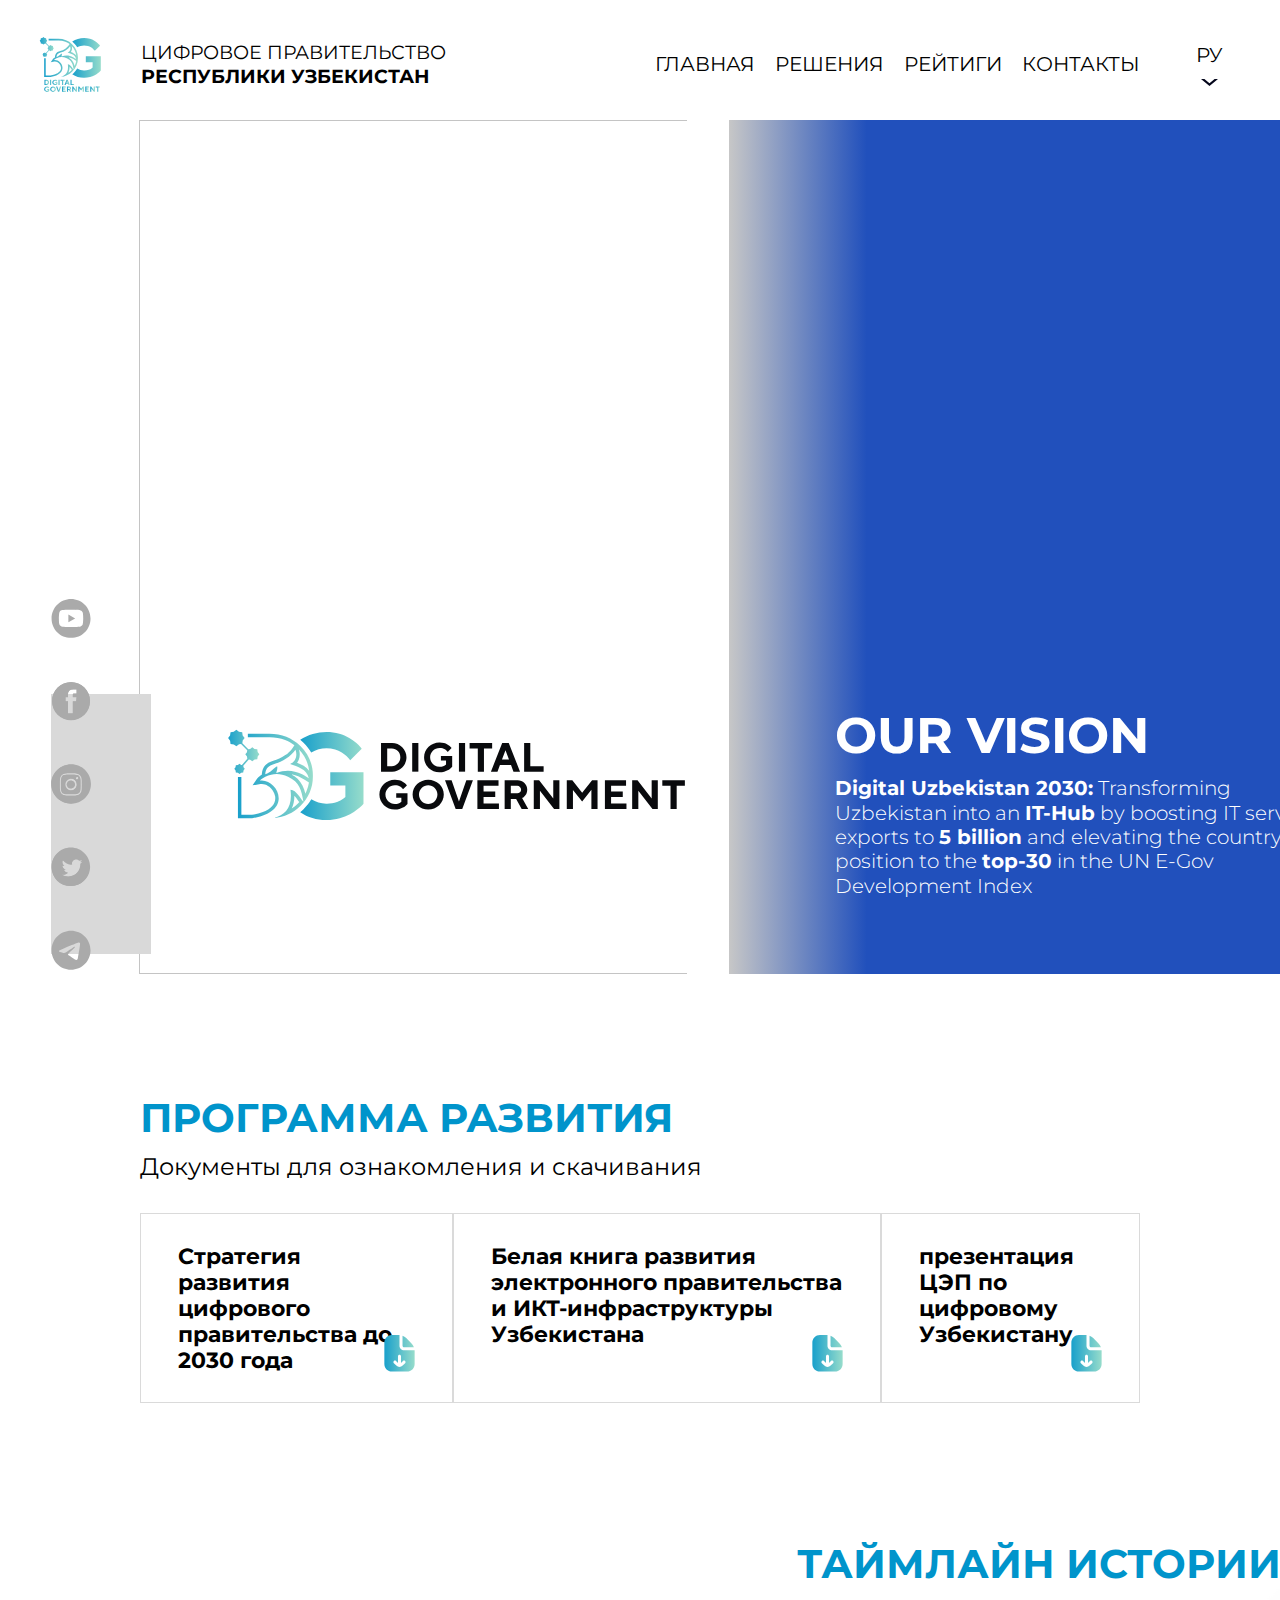
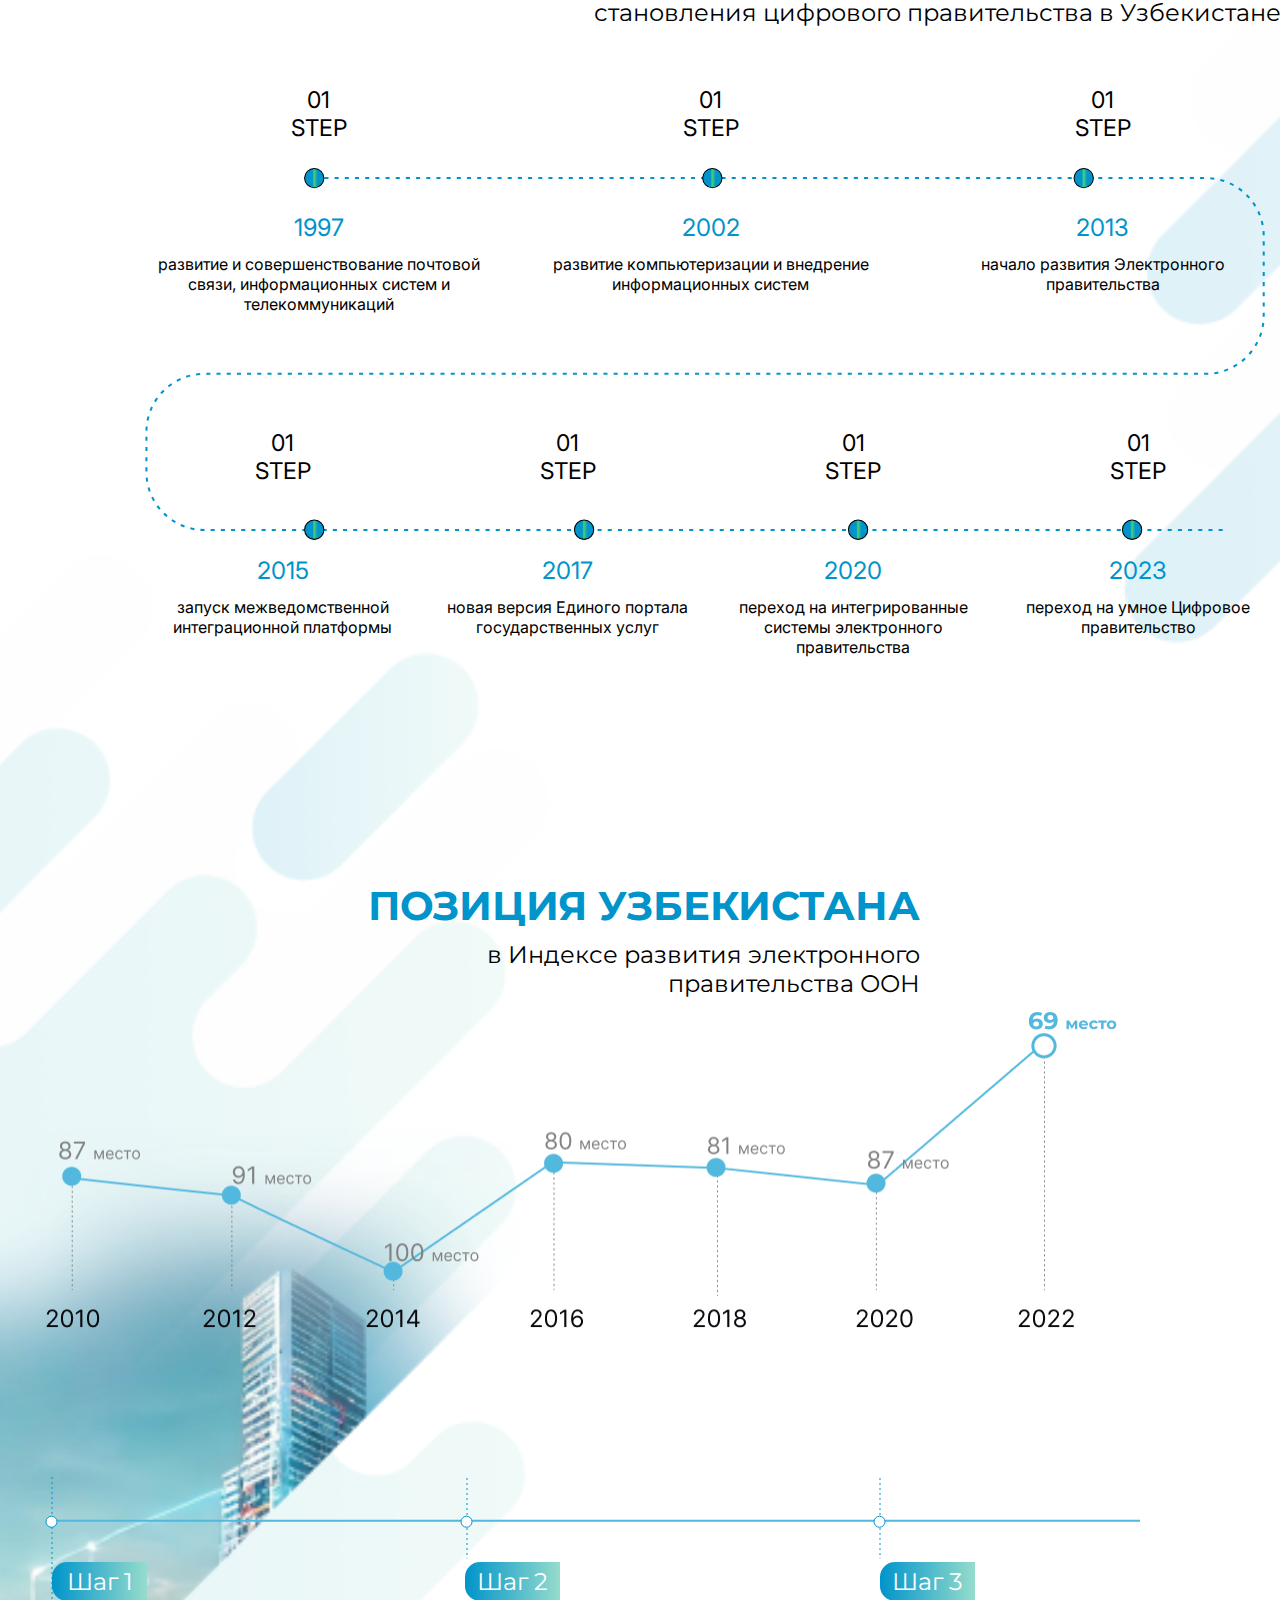
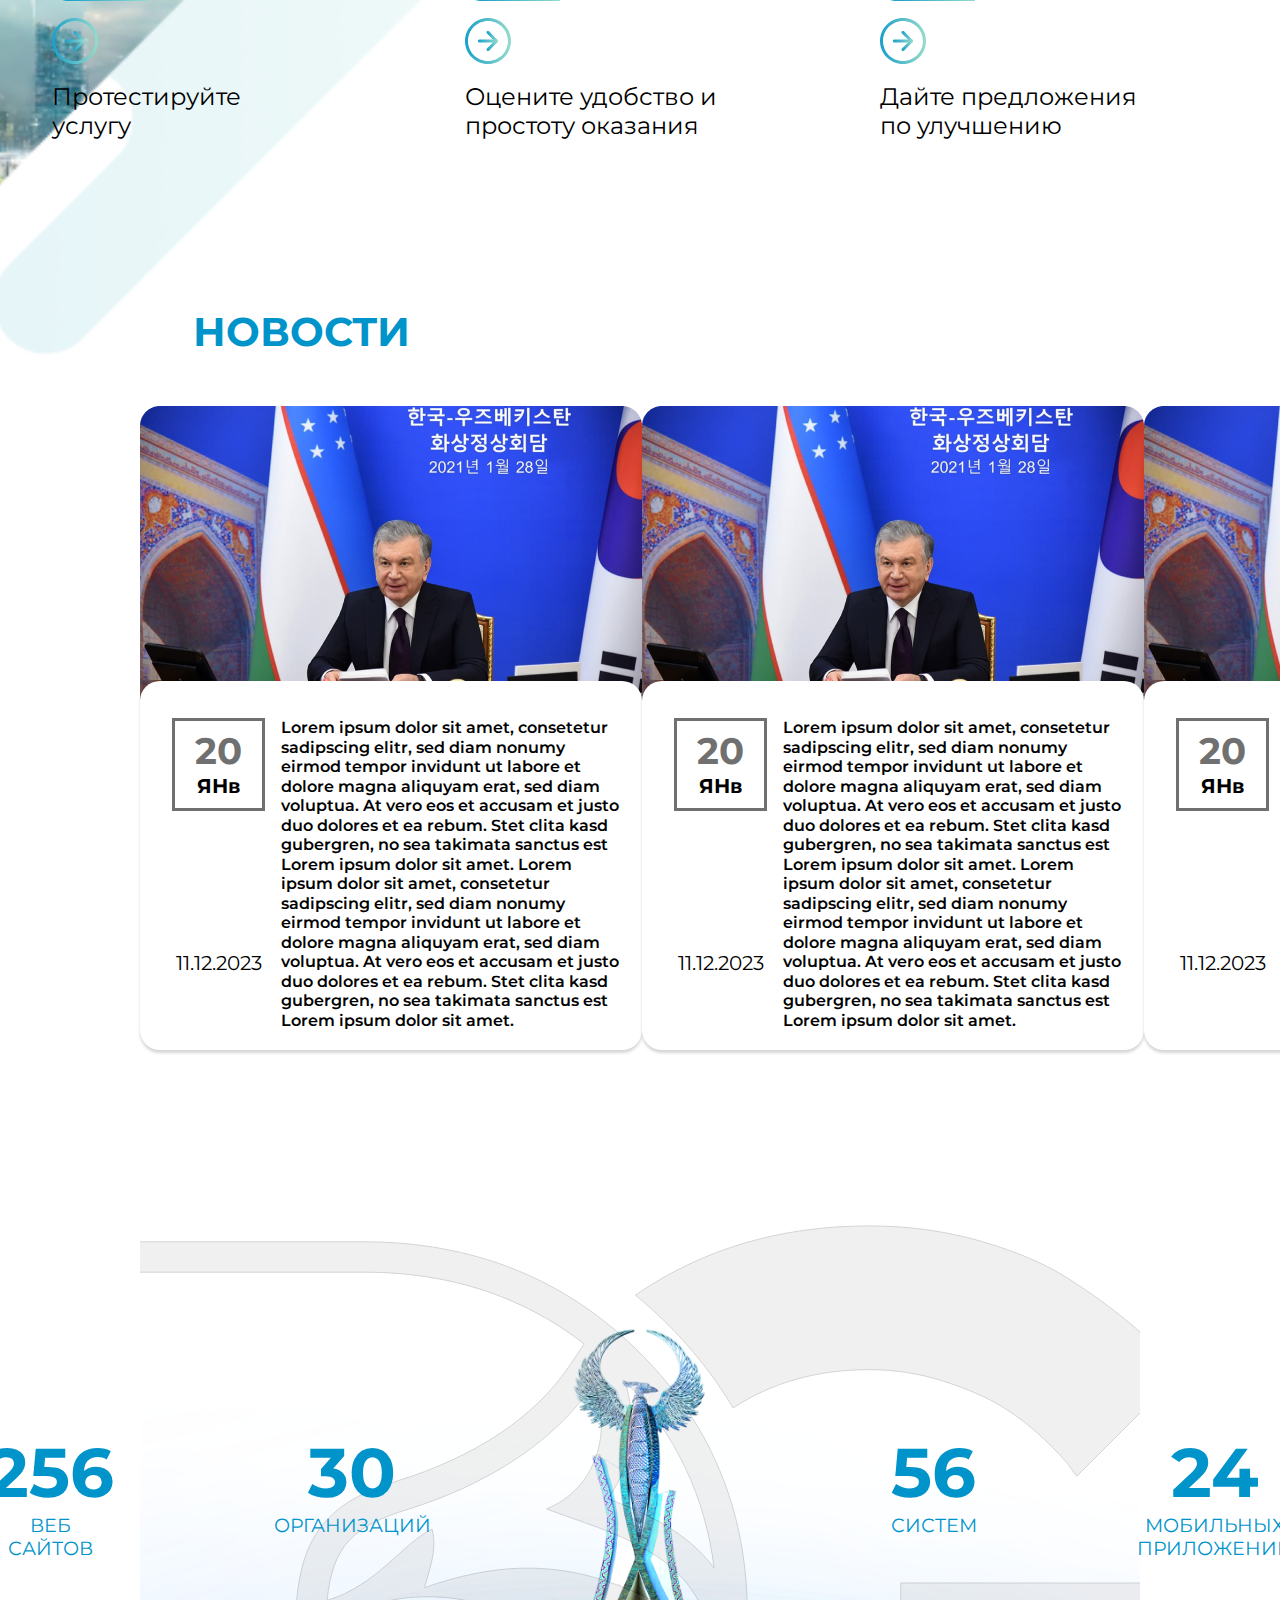
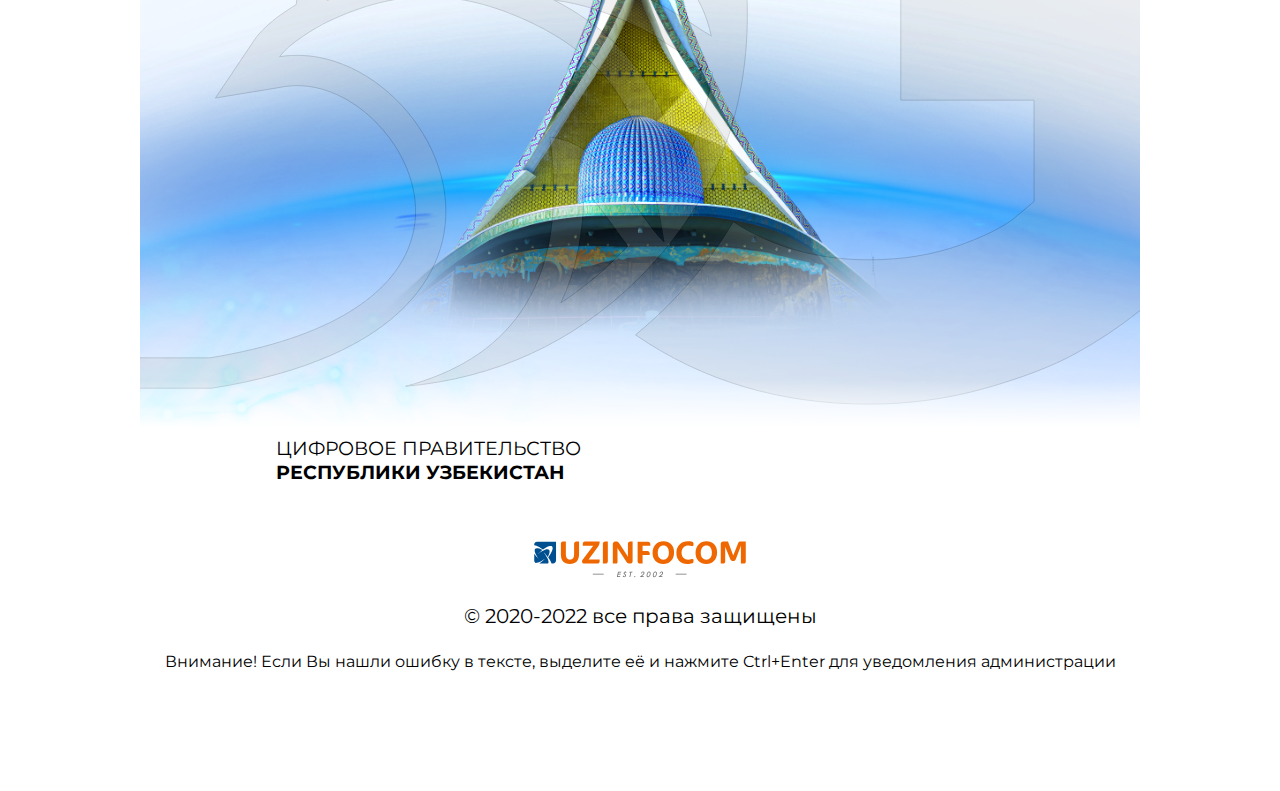
<file: index.html>
<!DOCTYPE html>
<html lang="en">

<head>
    <meta charset="UTF-8" />
    <meta name="viewport" content="width=device-width, initial-scale=1.0" />
    <title>Digital Government | Home</title>

    <!-- favicon link -->
    <link rel="shortcut icon" href="./img/logo.ico" type="image/x-icon" />

    <!-- link for css -->
    <link rel="stylesheet" href="./main.css" />

    <!-- Montserrat font link -->
    <link rel="preconnect" href="https://fonts.googleapis.com">
    <link rel="preconnect" href="https://fonts.gstatic.com" crossorigin>
    <link href="https://fonts.googleapis.com/css2?family=Montserrat:ital,wght@0,100..900;1,100..900&display=swap"
        rel="stylesheet">

    <!-- Inter font link -->
    <link rel="preconnect" href="https://fonts.googleapis.com">
    <link rel="preconnect" href="https://fonts.gstatic.com" crossorigin>
    <link
        href="https://fonts.googleapis.com/css2?family=Inter:ital,opsz,wght@0,14..32,100..900;1,14..32,100..900&display=swap"
        rel="stylesheet">
</head>

<body>

    <!-- Header part -->
    <header>
        <!-- Navigation part -->
        <nav class="container">
            <div class="nav_inner">

                <div class="nav_left">
                    <img style="height: 55px; width: 62px;" src="./img/logo.svg" alt="logo" />
                    <p class="nav_title">
                        ЦифровоЕ правительствО <span style="font-weight: 700;">Республики Узбекистан</span>
                    </p>
                </div>
                <div class="nav-right">
                    <ul class="nav_menu">
                        <li><a href="./index.html">Главная </a></li>
                        <li><a href="./pages/solution/solution.html">Решения </a></li>
                        <li><a href="./pages/rating/rating.html">Рейтиги </a></li>
                        <li><a href="./pages/contacts/contacts.html">Контакты </a></li>
                    </ul>

                    <div class="lang_menu">
                        <p>
                            РУ
                        </p>
                        <img src="./img/arrow-down.svg" alt="arrow-down">
                    </div>

                    <img class="ham_menu" src="../../img/Menu.svg" alt="ham_menu">


                </div>

            </div>
        </nav>

        <div class="intro container">


            <div class="intro_social">
                <ul class="sm_list">
                    <li>
                        <img class="sm_icons" src="./img/youtube.svg" alt="youtube_icon">
                    </li>
                    <li>
                        <img class="sm_icons" src="./img/facebook.svg" alt="facebook">
                    </li>
                    <li>
                        <img class="sm_icons" src="./img/insta.svg" alt="instagram">
                    </li>
                    <li>
                        <img class="sm_icons" src="./img/twitter.svg" alt="twitter">
                    </li>
                    <li>
                        <img class="sm_icons" src="./img/TG.svg" alt="telegram">
                    </li>
                </ul>

                <div class="intro_grayBox"></div>
            </div>


            <div class="intro_mainLogo">
                <img class="intro_logo_img" src="./img/logo-intro.svg" alt="main-logo">
            </div>



            <div class="intro_desc">
                <div class="text_part">

                    <h3 class="intro_desc_title">
                        Our vision
                    </h3>
                    <p class="intro_desc_content">
                        <span class="desc_highlights">Digital Uzbekistan 2030:</span> Transforming Uzbekistan into an
                        <span class="desc_highlights">IT-Hub</span> by boosting IT service exports to <span
                            class="desc_highlights">5 billion</span> and elevating the country’s position to the <span
                            class="desc_highlights">top-30</span> in the UN E-Gov Development Index
                    </p>
                </div>
            </div>


        </div>

    </header>


    <!-- MAIN SECTION -->

    <main>

        <section class="main_section container">

            <h2 class="section_title">
                Программа развития
            </h2>
            <p class="section_desc">
                Документы для ознакомления и скачивания
            </p>

            <article class="dev_prog_docs">
                <div class="doc_box">
                    <p class="doc_title">
                        Стратегия развития цифрового правительства до 2030 года
                    </p>

                    <img class="doc_file" src="/img/file-download.svg" alt="download_icon">

                </div>
                <div class="doc_box">
                    <p class="doc_title">
                        Белая книга развития электронного правительства и ИКТ-инфраструктуры Узбекистана
                    </p>

                    <img class="doc_file" src="/img/file-download.svg" alt="download_icon">

                </div>
                <div class="doc_box">
                    <p class="doc_title">
                        презентация ЦЭП по цифровому Узбекистану
                    </p>

                    <img class="doc_file" src="/img/file-download.svg" alt="download_icon">

                </div>


            </article>



            <article class="tl-history">

                <div class="tl-his-title">

                    <h2 class="section_title">
                        Таймлайн истории
                    </h2>
                    <p class="section_desc">
                        становления цифрового правительства в Узбекистане
                    </p>
                </div>


                <div class="grid-container">

                    <div class="row1">
                        <div class="grid-item">
                            <p class="grid_step">01 STEP</p>
                            <p class="grid_year">1997</p>
                            <p class="grid_desc">развитие и совершенствование почтовой связи, информационных систем и
                                телекоммуникаций</p>
                        </div>


                        <div class="grid-item">
                            <p class="grid_step">01 STEP</p>
                            <p class="grid_year">2002</p>
                            <p class="grid_desc">развитие компьютеризации и внедрение информационных систем</p>
                        </div>


                        <div class="grid-item">
                            <p class="grid_step">01 STEP</p>
                            <p class="grid_year">2013</p>
                            <p class="grid_desc">начало развития Электронного правительства</p>
                        </div>


                    </div>


                    <div class="row2">
                        <div class="grid-item">
                            <p class="grid_step">01 STEP</p>
                            <p class="grid_year">2015</p>
                            <p class="grid_desc">запуск межведомственной интеграционной платформы</p>
                        </div>


                        <div class="grid-item">
                            <p class="grid_step">01 STEP</p>
                            <p class="grid_year">2017</p>
                            <p class="grid_desc">новая версия Единого портала государственных услуг</p>
                        </div>


                        <div class="grid-item">
                            <p class="grid_step">01 STEP</p>
                            <p class="grid_year">2020</p>
                            <p class="grid_desc">переход на интегрированные системы электронного правительства</p>
                        </div>


                        <div class="grid-item">
                            <p class="grid_step">01 STEP</p>
                            <p class="grid_year">2023</p>
                            <p class="grid_desc">переход на умное Цифровое правительство</p>
                        </div>


                    </div>

                </div>

            </article>

        </section>


        <section class="container">

            <div class="uz_poz_heading">
                <h2 class="section_title">
                    позиция Узбекистана
                </h2>
                <p class="section_desc">
                    в Индексе развития электронного правительства ООН
                </p>
            </div>


            <article class="uz_poz_info">

                <div class="abrasion">
                    <h2 class="section_title">
                        Aпробация
                    </h2>
                    <p class="section_desc">
                        государственных услуг
                    </p>
                </div>



                <div class="uz_poz_graph">

                    <div class="uz_poz_linegraph">
                        <img src="./img/linegraph.png" alt="linegraph">
                    </div>


                    <div class="upg_linegraph">
                        <img class="upg_line_img" src="./img/dot-line.svg" alt="dotline">

                        <div class="ab_step_wrapper">

                            <div class="ab_step_box">
                                <p class="ab_step_title">
                                    Шаг 1
                                </p>
                                <img class="ab_step_img" src="./img/arr_right.svg" alt="arrow">
                                <p class="ab_step_desc">
                                    Протестируйте услугу
                                </p>
                            </div>

                            <div class="ab_step_box">
                                <p class="ab_step_title">
                                    Шаг 2
                                </p>
                                <img class="ab_step_img" src="./img/arr_right.svg" alt="arrow">
                                <p class="ab_step_desc">
                                    Оцените удобство и простоту оказания
                                </p>
                            </div>

                            <div class="ab_step_box">
                                <p class="ab_step_title">
                                    Шаг 3
                                </p>
                                <img class="ab_step_img" src="./img/arr_right.svg" alt="arrow">
                                <p class="ab_step_desc">
                                    Дайте предложения по улучшению
                                </p>
                            </div>

                        </div>

                    </div>


                </div>
            </article>



        </section>


        <section class="container">

            <h2 style="margin-left: 53px;" class="section_title">
                Новости
            </h2>

            <div class="news_wrapper">
                <div class="news_box">
                    <img class="news_box_img" src="./img/shmm.png" alt="president">
                    <div class="news_box_content">
                        <div class="nbc_date">
                            <p class="nbc_date_day">
                                <span class="nbc_date_day_span">20</span>
                                ЯНв
                            </p>
                            <p class="nbc_date_fulldate">
                                11.12.2023
                            </p>
                        </div>

                        <p class="nbc_text">
                            Lorem ipsum dolor sit amet, consetetur sadipscing elitr, sed diam nonumy eirmod tempor
                            invidunt ut labore et dolore magna aliquyam erat, sed diam voluptua. At vero eos et accusam
                            et justo duo dolores et ea rebum. Stet clita kasd gubergren, no sea takimata sanctus est
                            Lorem ipsum dolor sit amet. Lorem ipsum dolor sit amet, consetetur sadipscing elitr, sed
                            diam nonumy eirmod tempor invidunt ut labore et dolore magna aliquyam erat, sed diam
                            voluptua. At vero eos et accusam et justo duo dolores et ea rebum. Stet clita kasd
                            gubergren, no sea takimata sanctus est Lorem ipsum dolor sit amet.
                        </p>
                    </div>
                </div>

                <div class="news_box">
                    <img class="news_box_img" src="./img/shmm.png" alt="president">
                    <div class="news_box_content">
                        <div class="nbc_date">
                            <p class="nbc_date_day">
                                <span class="nbc_date_day_span">20</span>
                                ЯНв
                            </p>
                            <p class="nbc_date_fulldate">
                                11.12.2023
                            </p>
                        </div>

                        <p class="nbc_text">
                            Lorem ipsum dolor sit amet, consetetur sadipscing elitr, sed diam nonumy eirmod tempor
                            invidunt ut labore et dolore magna aliquyam erat, sed diam voluptua. At vero eos et accusam
                            et justo duo dolores et ea rebum. Stet clita kasd gubergren, no sea takimata sanctus est
                            Lorem ipsum dolor sit amet. Lorem ipsum dolor sit amet, consetetur sadipscing elitr, sed
                            diam nonumy eirmod tempor invidunt ut labore et dolore magna aliquyam erat, sed diam
                            voluptua. At vero eos et accusam et justo duo dolores et ea rebum. Stet clita kasd
                            gubergren, no sea takimata sanctus est Lorem ipsum dolor sit amet.
                        </p>
                    </div>
                </div>

                <div class="news_box">
                    <img class="news_box_img" src="./img/shmm.png" alt="president">
                    <div class="news_box_content">
                        <div class="nbc_date">
                            <p class="nbc_date_day">
                                <span class="nbc_date_day_span">20</span>
                                ЯНв
                            </p>
                            <p class="nbc_date_fulldate">
                                11.12.2023
                            </p>
                        </div>

                        <p class="nbc_text">
                            Lorem ipsum dolor sit amet, consetetur sadipscing elitr, sed diam nonumy eirmod tempor
                            invidunt ut labore et dolore magna aliquyam erat, sed diam voluptua. At vero eos et accusam
                            et justo duo dolores et ea rebum. Stet clita kasd gubergren, no sea takimata sanctus est
                            Lorem ipsum dolor sit amet. Lorem ipsum dolor sit amet, consetetur sadipscing elitr, sed
                            diam nonumy eirmod tempor invidunt ut labore et dolore magna aliquyam erat, sed diam
                            voluptua. At vero eos et accusam et justo duo dolores et ea rebum. Stet clita kasd
                            gubergren, no sea takimata sanctus est Lorem ipsum dolor sit amet.
                        </p>
                    </div>
                </div>
            </div>

        </section>



        <section class="achievement">

            <div class="ach_wrapper container">
                <div class="ach_wrap_box">
                    <p class="ach_box_cont">
                        <span class="ach_cont_span">256</span> Веб сайтов
                    </p>
                    <p class="ach_box_cont">
                        <span class="ach_cont_span">30</span> Организаций
                    </p>
                </div>

                <div class="ach_wrap_box">
                    <p class="ach_box_cont">
                        <span class="ach_cont_span">56</span> Систем
                    </p>
                    <p class="ach_box_cont">
                        <span class="ach_cont_span">24</span> Мобильных приложений
                    </p>
                </div>
            </div>

        </section>

        <div class="DGRU_text">
            <p>
                ЦифровоЕ правительствО <span style="font-weight: 700;">Республики Узбекистан</span>
            </p>
        </div>


    </main>


    <footer class="container footer">

        <img class="footer_img" src="./img/uzinfo.svg" alt="infocom">

        <p class="footer_rights">
            &copy; 2020-2022 все права защищены
        </p>

        <p class="footer_warning">
            Внимание! Если Вы нашли ошибку в тексте, выделите её и нажмите Ctrl+Enter для уведомления администрации
        </p>

    </footer>
</body>

</html>
</file>
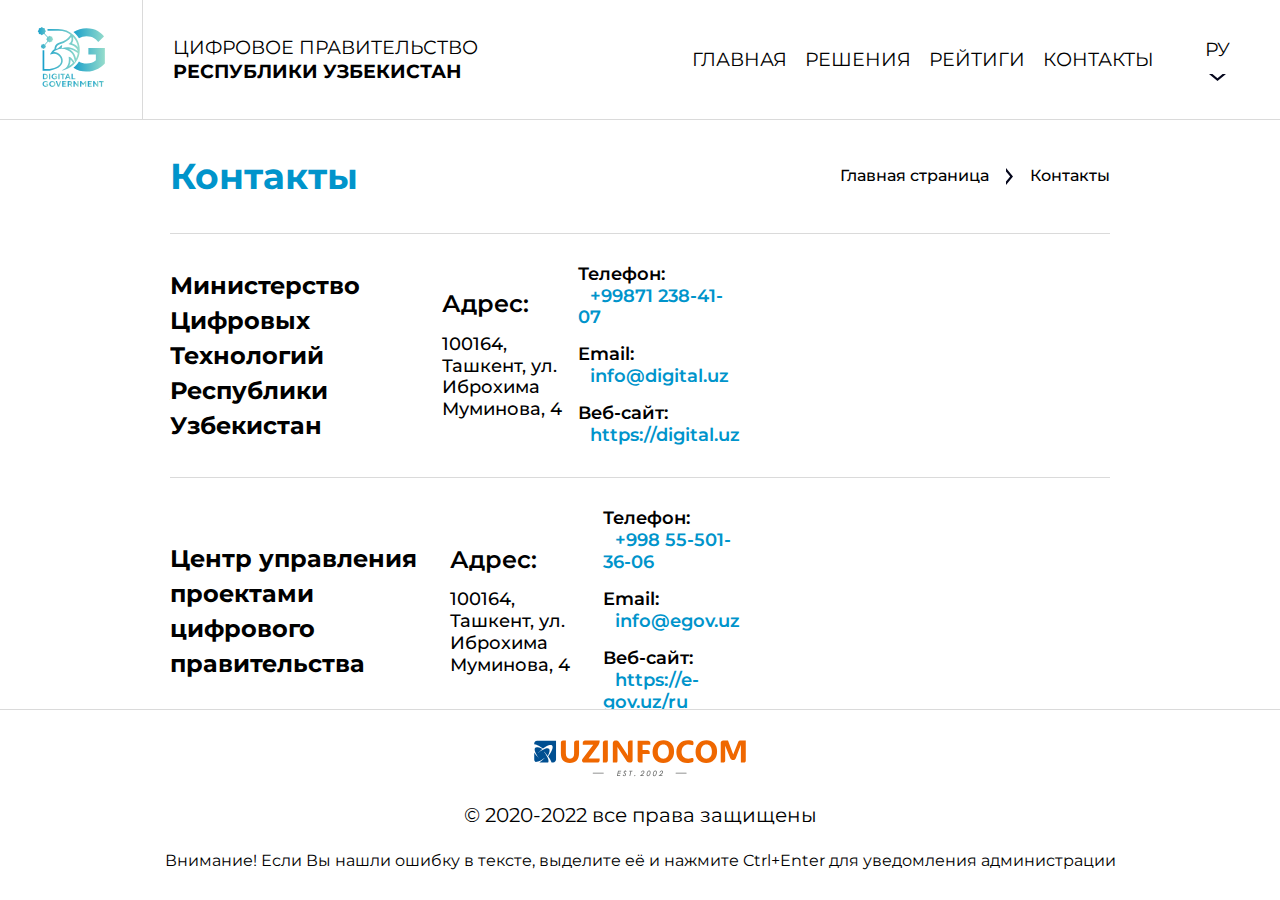
<file: pages/contacts/contacts.html>
<!DOCTYPE html>
<html lang="en">

<head>
    <meta charset="UTF-8" />
    <meta name="viewport" content="width=device-width, initial-scale=1.0" />
    <title>DG | Contacts</title>

    <!-- favicon link -->
    <link rel="shortcut icon" href="../../img/logo.ico" type="image/x-icon" />

    <!-- link for css -->
    <link rel="stylesheet" href="./contacts.css" />

    <!-- Montserrat font link -->
    <link rel="preconnect" href="https://fonts.googleapis.com">
    <link rel="preconnect" href="https://fonts.gstatic.com" crossorigin>
    <link href="https://fonts.googleapis.com/css2?family=Montserrat:ital,wght@0,100..900;1,100..900&display=swap"
        rel="stylesheet">

</head>

<body>

    <header class="header">

        <a href="../../index.html"><img class="nav_logo_img" src="../../img/logo.svg" alt="logo"></a>
        

        <div class="nav_container">

            <a href="../../index.html"><p style="width: 306px;">
                ЦифровоЕ правительствО <span style="font-weight: 700;">Республики Узбекистан</span>
            </p></a>
            


            <div class="nav_right">
                <ul class="nav_menu">
                    <li><a href="../../index.html">Главная </a></li>
                    <li><a href="../solution/solution.html">Решения </a></li>
                    <li><a href="../rating/rating.html">Рейтиги </a></li>
                    <li><a href="../contacts/contacts.html">Контакты </a></li>
                </ul>

                <div class="lang_menu">
                    <p>
                        РУ
                    </p>
                    <img src="../../img/arrow-down.svg" alt="arrow-down">
                </div>
            </div>


            <img class="ham_menu" src="../../img/Menu.svg" alt="ham_menu">

        </div>

    </header>




    <main class="container">

        <div class="page_title">
            <p>
                Контакты
            </p>

            <div class="page_direction">
                <a href="../../index.html">Главная страница</a>

                <img class="dir_icon" src="../../img/arrow-down.svg" alt="arrow">
                <a href="./contacts.html">Контакты</a>
            
            </div>
        </div>


        <section class="address_wrapper">

            <div class="addr_box">
                <p class="addr_name">
                    Министерство Цифровых Технологий Республики Узбекистан
                </p>

                <div class="addr_info">
                    <p>
                        Адрес:
                    </p>
                    <address>
                        100164, Ташкент, ул. Иброхима Муминова, 4
                    </address>
                </div>

                <div class="addr_contacts">

                    <p>Телефон:
                        <a href="tel:+998712384107">+99871 238-41-07</a>
                    </p>

                    <p>Email:
                        <a href="mailto:info@digital.uz">info@digital.uz</a>
                    </p>

                    <p>Веб-сайт:
                        <a target="_blank" href="https://digital.uz">https://digital.uz</a>
                    </p>

                </div>

                <iframe class="addr_map"
                    src="https://www.google.com/maps/embed?pb=!1m18!1m12!1m3!1d1090.0925819563408!2d69.33509196550084!3d41.342067503880905!2m3!1f0!2f0!3f0!3m2!1i1024!2i768!4f13.1!3m3!1m2!1s0x38aef5a58c63cbfd%3A0xcb882f0ad7acf773!2sRaqamli%20texnologiyalar%20vazirligi!5e0!3m2!1sru!2s!4v1722529243617!5m2!1sru!2s"
                    allowfullscreen="" loading="lazy" referrerpolicy="no-referrer-when-downgrade">
                </iframe>

            </div>


            <div class="addr_box">
                <p class="addr_name">
                    Центр управления проектами цифрового правительства
                </p>

                <div class="addr_info">
                    <p>
                        Адрес:
                    </p>
                    <address>
                        100164, Ташкент, ул. Иброхима Муминова, 4
                    </address>
                </div>

                <div class="addr_contacts">

                    <p>Телефон:
                        <a href="tel:+998555013606">+998 55-501-36-06</a>
                    </p>

                    <p>Email:
                        <a href="mailto:info@egov.uz">info@egov.uz</a>
                    </p>

                    <p>Веб-сайт:
                        <a target="_blank" href="https://e-gov.uz/ru">https://e-gov.uz/ru</a>
                    </p>

                </div>

                <iframe class="addr_map"
                    src="https://www.google.com/maps/embed?pb=!1m14!1m8!1m3!1d11984.09279503162!2d69.2711018!3d41.3301089!3m2!1i1024!2i768!4f13.1!3m3!1m2!1s0x38ae8bafb7973771%3A0x57b788aeb3f50069!2z0KbQtdC90YLRgCDRg9C_0YDQsNCy0LvQtdC90LjRjyDQv9GA0L7QtdC60YLQsNC80Lgg0Y3Qu9C10LrRgtGA0L7QvdC90L7Qs9C-INC_0YDQsNCy0LjRgtC10LvRjNGB0YLQstCw!5e0!3m2!1sru!2s!4v1722531823566!5m2!1sru!2s"
                    allowfullscreen="" loading="lazy" referrerpolicy="no-referrer-when-downgrade">
                </iframe>



            </div>

        </section>

    </main>


    <footer class="footer">
        <img class="footer_img" src="../../img/uzinfo.svg" alt="infocom">

        <p class="footer_rights">
            &copy; 2020-2022 все права защищены
        </p>

        <p class="footer_warning">
            Внимание! Если Вы нашли ошибку в тексте, выделите её и нажмите Ctrl+Enter для уведомления администрации
        </p>
    </footer>
</body>

</html>
</file>
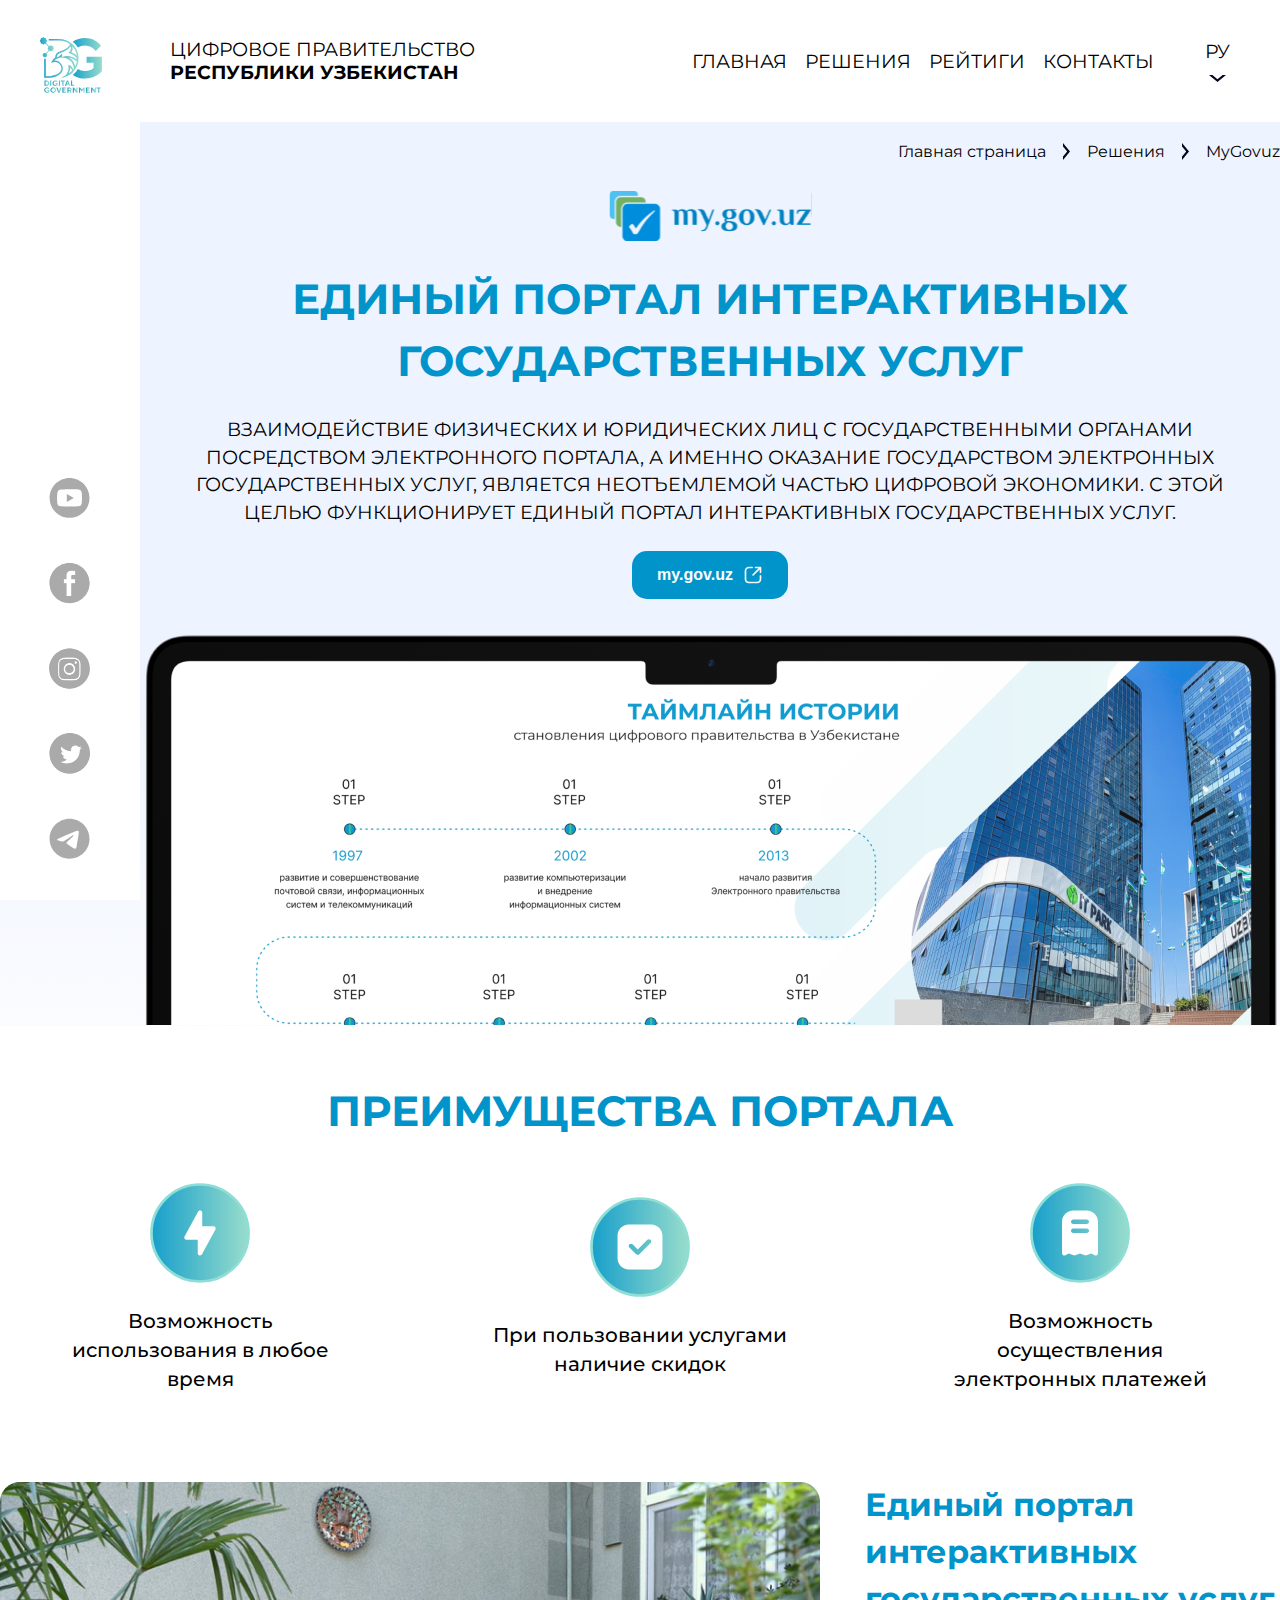
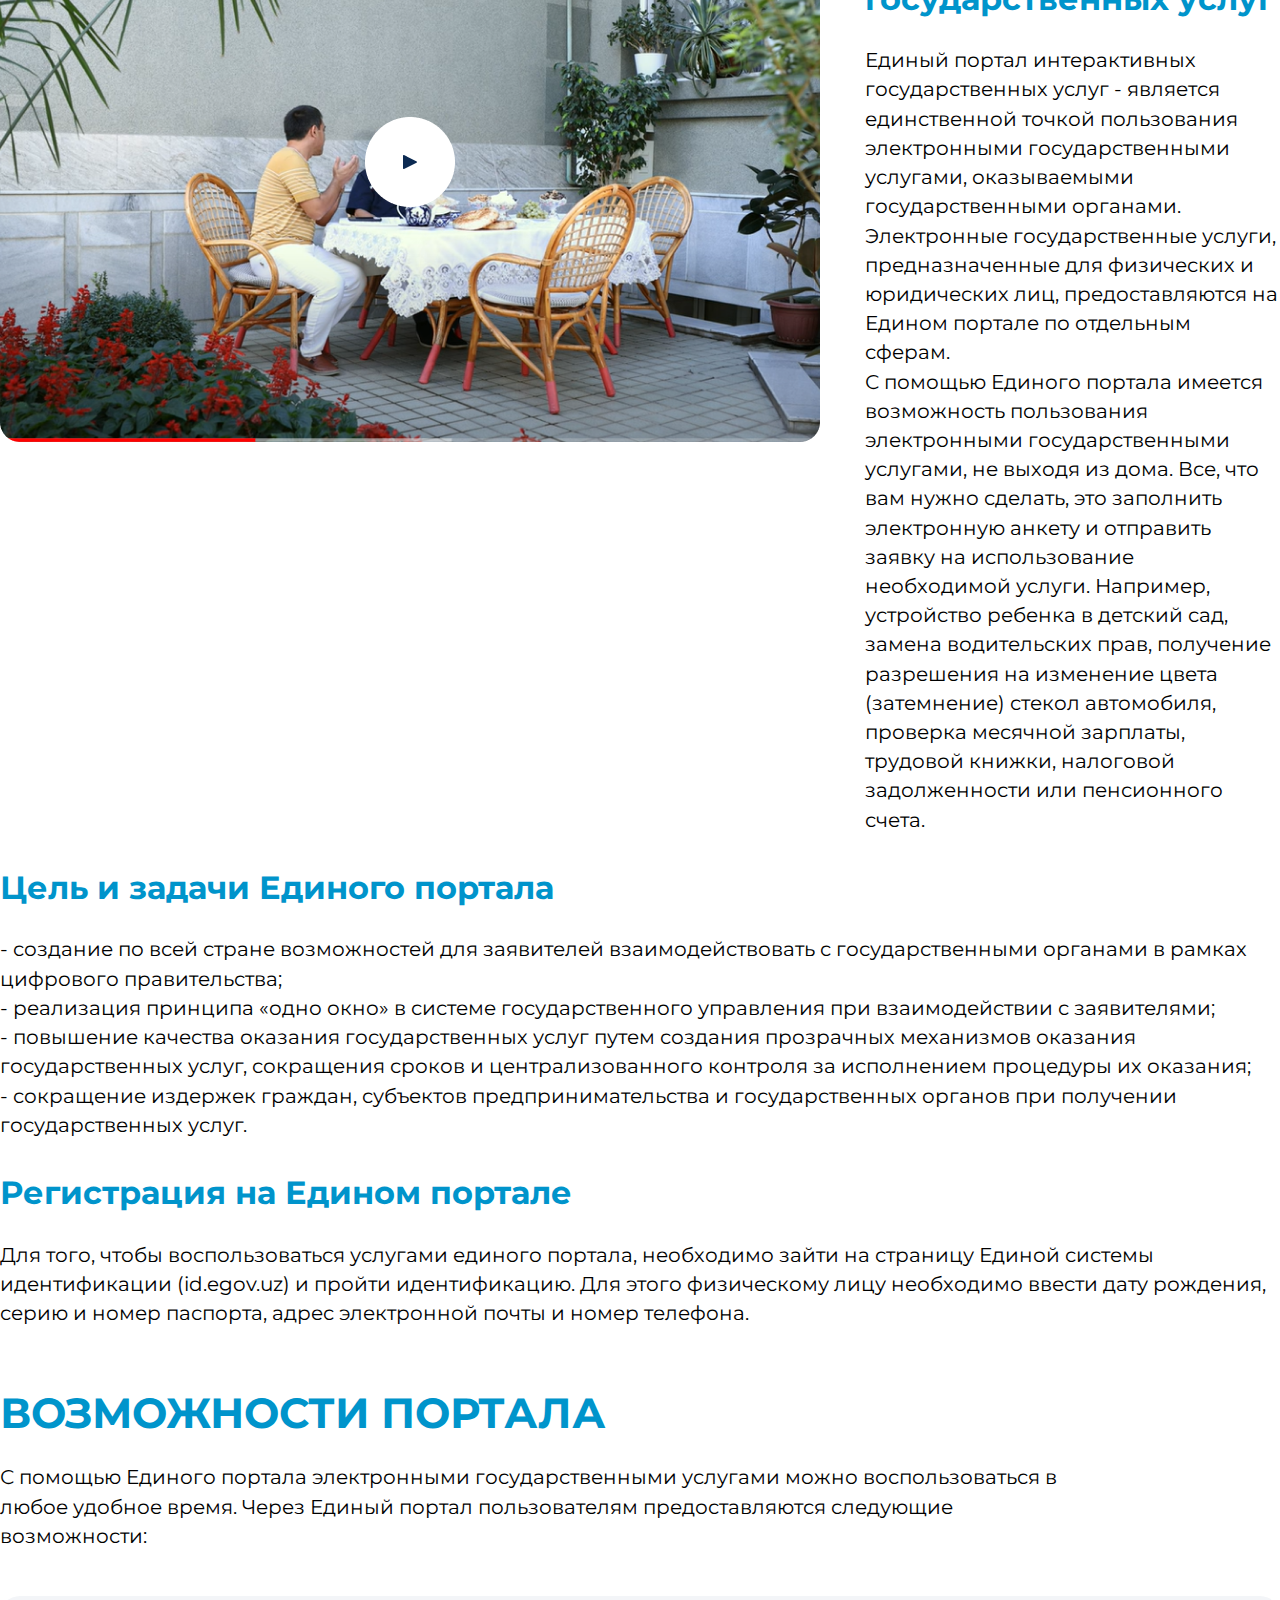
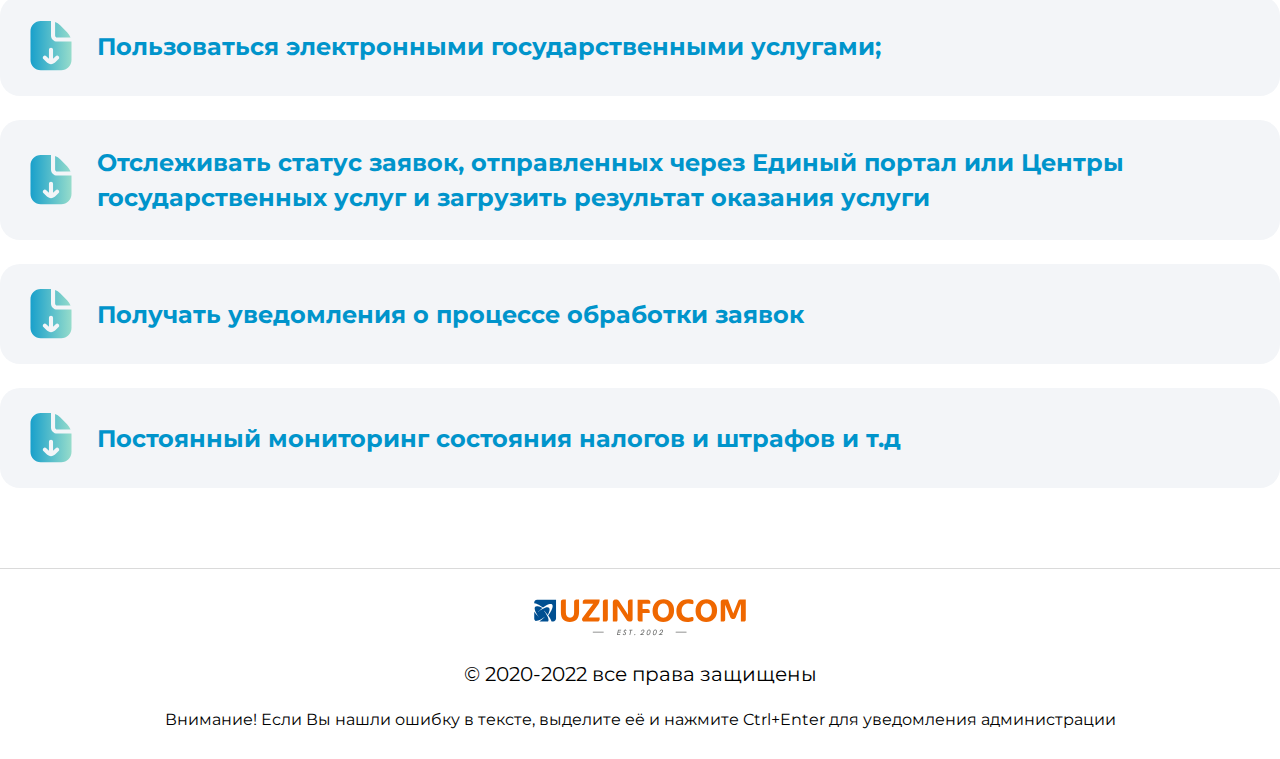
<file: pages/mygovuz/mygovuz.html>
<!DOCTYPE html>
<html lang="en">

<head>
    <meta charset="UTF-8" />
    <meta name="viewport" content="width=device-width, initial-scale=1.0" />
    <title>DG | MyGovuz</title>

    <!-- favicon link -->
    <link rel="shortcut icon" href="../../img/logo.ico" type="image/x-icon" />

    <!-- link for css -->
    <link rel="stylesheet" href="./mygovuz.css" />

    <!-- Montserrat font link -->
    <link rel="preconnect" href="https://fonts.googleapis.com">
    <link rel="preconnect" href="https://fonts.gstatic.com" crossorigin>
    <link href="https://fonts.googleapis.com/css2?family=Montserrat:ital,wght@0,100..900;1,100..900&display=swap"
        rel="stylesheet">

</head>

<body>


    <header class="header">

        <nav class="nav_bar">
            

            <div class="nav_logo_mobile" style="width: 306px;">
                <a href="../../index.html"><img class="nav_logo_img" src="../../img/logo.svg" alt="logo"></a>
                <a href="../../index.html">
                    ЦифровоЕ правительствО <span style="font-weight: 700;">Республики Узбекистан</span>
                </a>
            </div>

            <div class="nav_right">
                <ul class="nav_menu">
                    <li><a href="../../index.html">Главная </a></li>
                    <li><a href="../solution/solution.html">Решения </a></li>
                    <li><a href="../rating/rating.html">Рейтиги </a></li>
                    <li><a href="../contacts/contacts.html">Контакты </a></li>
                </ul>

                <div class="lang_menu">
                    <p>
                        РУ
                    </p>
                    <img src="../../img/arrow-down.svg" alt="arrow-down">
                </div>


                <img class="ham_menu" src="../../img/Menu.svg" alt="ham_menu">
            </div>
        </nav>


        <div class="intro_banner">

            <div class="container">
                <div class="page_direction">
                    <a href="../../index.html">Главная страница</a>

                    <img class="dir_icon" src="../../img/arrow-down.svg" alt="arrow">
                    <a href="../solution/solution.html">Решения</a>

                    <img class="dir_icon" src="../../img/arrow-down.svg" alt="arrow">
                    <a href="./mygovuz.html">MyGovuz</a>

                </div>

                <div class="intro_banner_content">
                    <a href="https://my.gov.uz/ru"><img src="../../img/mygovuz_logo.svg" alt="mygov"></a>

                    <h2 class="banner_content_title">
                        ЕДИНЫЙ ПОРТАЛ ИНТЕРАКТИВНЫХ ГОСУДАРСТВЕННЫХ УСЛУГ
                    </h2>

                    <p class="banner_content_desc">
                        Взаимодействие физических и юридических лиц с государственными органами посредством электронного
                        портала, а именно оказание государством электронных государственных услуг, является неотъемлемой
                        частью цифровой экономики. С этой целью функционирует Единый портал интерактивных
                        государственных услуг.
                    </p>


                    <a href="https://my.gov.uz/ru"><button class="banner_content_button">my.gov.uz
                        <img src="../../img/goto_mygov.svg" alt="icon"></button></a>

                    <img class="laptop_mobile" src="../../img/laptop.png" alt="laptop">
                </div>

            </div>

        </div>

        <aside class="intro_aside">

            <a href="../../index.html"><img class="nav_logo_img" src="../../img/logo.svg" alt="logo"></a>

            <ul class="sm_list">
                <li>
                    <img class="sm_icons" src="../../img/youtube.svg" alt="youtube_icon">
                </li>
                <li>
                    <img class="sm_icons" src="../../img/facebook.svg" alt="facebook">
                </li>
                <li>
                    <img class="sm_icons" src="../../img/insta.svg" alt="instagram">
                </li>
                <li>
                    <img class="sm_icons" src="../../img/twitter.svg" alt="twitter">
                </li>
                <li>
                    <img class="sm_icons" src="../../img/TG.svg" alt="telegram">
                </li>
            </ul>

        </aside>




    </header>



    <main class="container">

        <section class="mg_main_section">

            <article class="portal_adv">

                <h2 class="adv_title">
                    преимущества портала
                </h2>

                <div class="adv_box_wrapper">
                    <div class="adv_box">
                        <img class="adv_box_img" src="../../img/check.svg" alt="check">

                        <p class="adv_box_desc">
                            Возможность использования в любое время
                        </p>
                    </div>

                    <div class="adv_box">
                        <img class="adv_box_img" src="../../img/tick.svg" alt="tick">

                        <p class="adv_box_desc">
                            При пользовании услугами наличие скидок
                        </p>
                    </div>

                    <div class="adv_box">
                        <img class="adv_box_img" src="../../img/spark.svg" alt="spark">

                        <p class="adv_box_desc">
                            Возможность осуществления электронных платежей
                        </p>
                    </div>
                </div>

            </article>


            <article class="sin_por_content">
                <div class="sp_con_part1">
                    <img class="spc_part1_img" src="../../img/Video.png" alt="Video">
                    <div class="spc_part1_text">

                        <h3 class="text_title">
                            Единый портал интерактивных государственных услуг
                        </h3>

                        <p class="text_desc">
                            Единый портал интерактивных государственных услуг - является единственной точкой пользования
                            электронными государственными услугами, оказываемыми государственными органами. <br>
                            Электронные государственные услуги, предназначенные для физических и юридических лиц,
                            предоставляются на Едином портале по отдельным сферам. <br>
                            С помощью Единого портала имеется возможность пользования электронными государственными
                            услугами, не выходя из дома. Все, что вам нужно сделать, это заполнить электронную анкету и
                            отправить заявку на использование необходимой услуги. Например, устройство ребенка в детский
                            сад, замена водительских прав, получение разрешения на изменение цвета (затемнение) стекол
                            автомобиля, проверка месячной зарплаты, трудовой книжки, налоговой задолженности или
                            пенсионного счета.
                        </p>

                    </div>
                </div>

                <div class="sp_con_part2 spc_part1_text">
                    <h3 class="text_title">
                        Цель и задачи Единого портала
                    </h3>

                    <ul class="text_desc">
                        <li>
                            - создание по всей стране возможностей для заявителей взаимодействовать с государственными
                            органами в рамках цифрового правительства;
                        </li>
                        <li>
                            - реализация принципа «одно окно» в системе государственного управления при взаимодействии с
                            заявителями;
                        </li>
                        <li>
                            - повышение качества оказания государственных услуг путем создания прозрачных механизмов
                            оказания государственных услуг, сокращения сроков и централизованного контроля за
                            исполнением процедуры их оказания;
                        </li>
                        <li>
                            - сокращение издержек граждан, субъектов предпринимательства и государственных органов при
                            получении государственных услуг.
                        </li>
                    </ul>
                </div>

                <div class="sp_con_part3 spc_part1_text">
                    <h3 class="text_title">
                        Регистрация на Едином портале
                    </h3>

                    <p class="text_desc">
                        Для того, чтобы воспользоваться услугами единого портала, необходимо зайти на страницу Единой
                        системы идентификации (id.egov.uz) и пройти идентификацию. Для этого физическому лицу необходимо
                        ввести дату рождения, серию и номер паспорта, адрес электронной почты и номер телефона.
                    </p>
                </div>
            </article>

            <article class="pos_content">

                <div class="pos_content_text">
                    <h2 class="posc_text_title">
                        возможности портала
                    </h2>

                    <p class="posc_text_desc">
                        С помощью Единого портала электронными государственными услугами можно воспользоваться в любое
                        удобное время. Через Единый портал пользователям предоставляются следующие возможности:
                    </p>
                </div>

                <div class="pos_content_wrapper">
                    <div class="posc_wr_box">
                        <img class="wr_box_img" src="../../img/file-download.svg" alt="icon">
                        <h4 class="wr_box_text">
                            Пользоваться электронными государственными услугами;
                        </h4>
                    </div>


                    <div class="posc_wr_box">
                        <img class="wr_box_img" src="../../img/file-download.svg" alt="icon">
                        <h4 class="wr_box_text">
                            Отслеживать статус заявок, отправленных через Единый портал или Центры государственных услуг
                            и загрузить результат оказания услуги
                        </h4>
                    </div>


                    <div class="posc_wr_box">
                        <img class="wr_box_img" src="../../img/file-download.svg" alt="icon">
                        <h4 class="wr_box_text">
                            Получать уведомления о процессе обработки заявок
                        </h4>
                    </div>


                    <div class="posc_wr_box">
                        <img class="wr_box_img" src="../../img/file-download.svg" alt="icon">
                        <h4 class="wr_box_text">
                            Постоянный мониторинг состояния налогов и штрафов и т.д
                        </h4>
                    </div>
                </div>

            </article>

        </section>

    </main>


    <footer class="footer">
        <img class="footer_img" src="../../img/uzinfo.svg" alt="infocom">

        <p class="footer_rights">
            &copy; 2020-2022 все права защищены
        </p>

        <p class="footer_warning">
            Внимание! Если Вы нашли ошибку в тексте, выделите её и нажмите Ctrl+Enter для уведомления администрации
        </p>
    </footer>

</body>

</html>
</file>
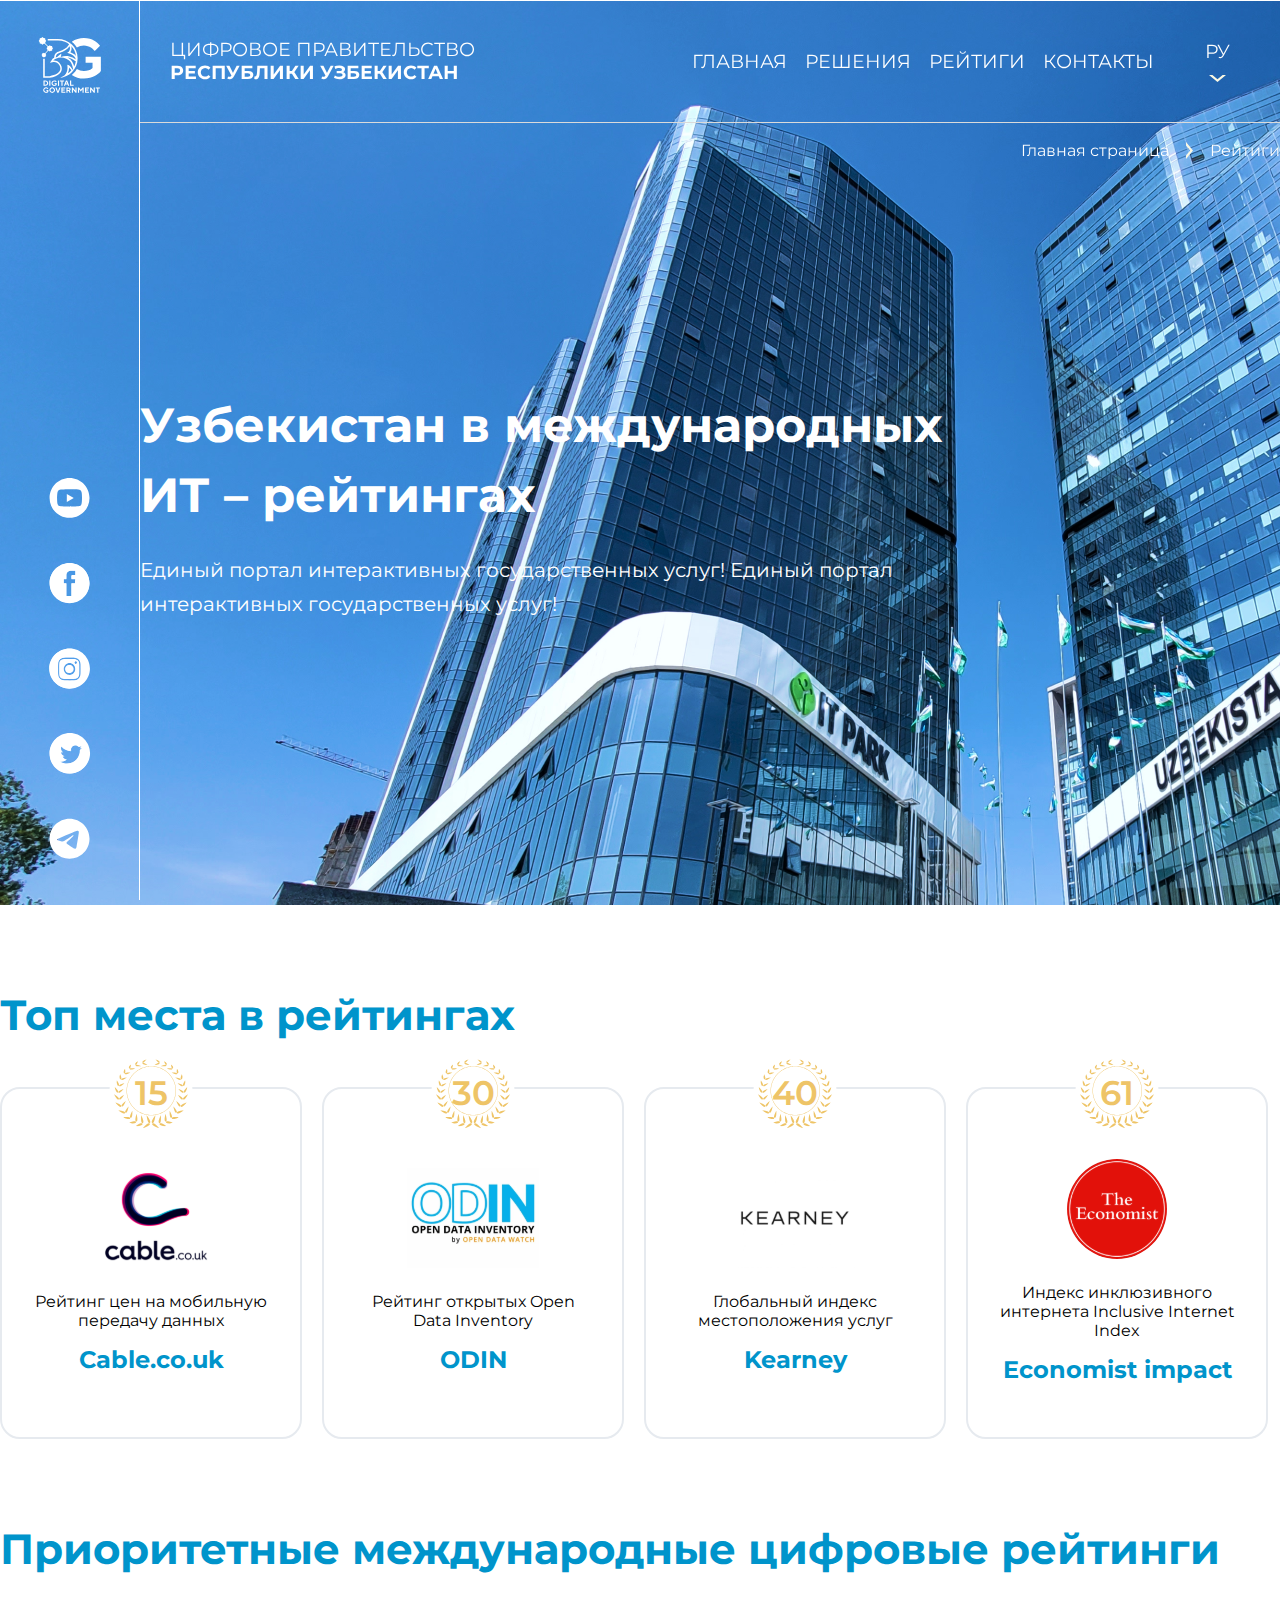
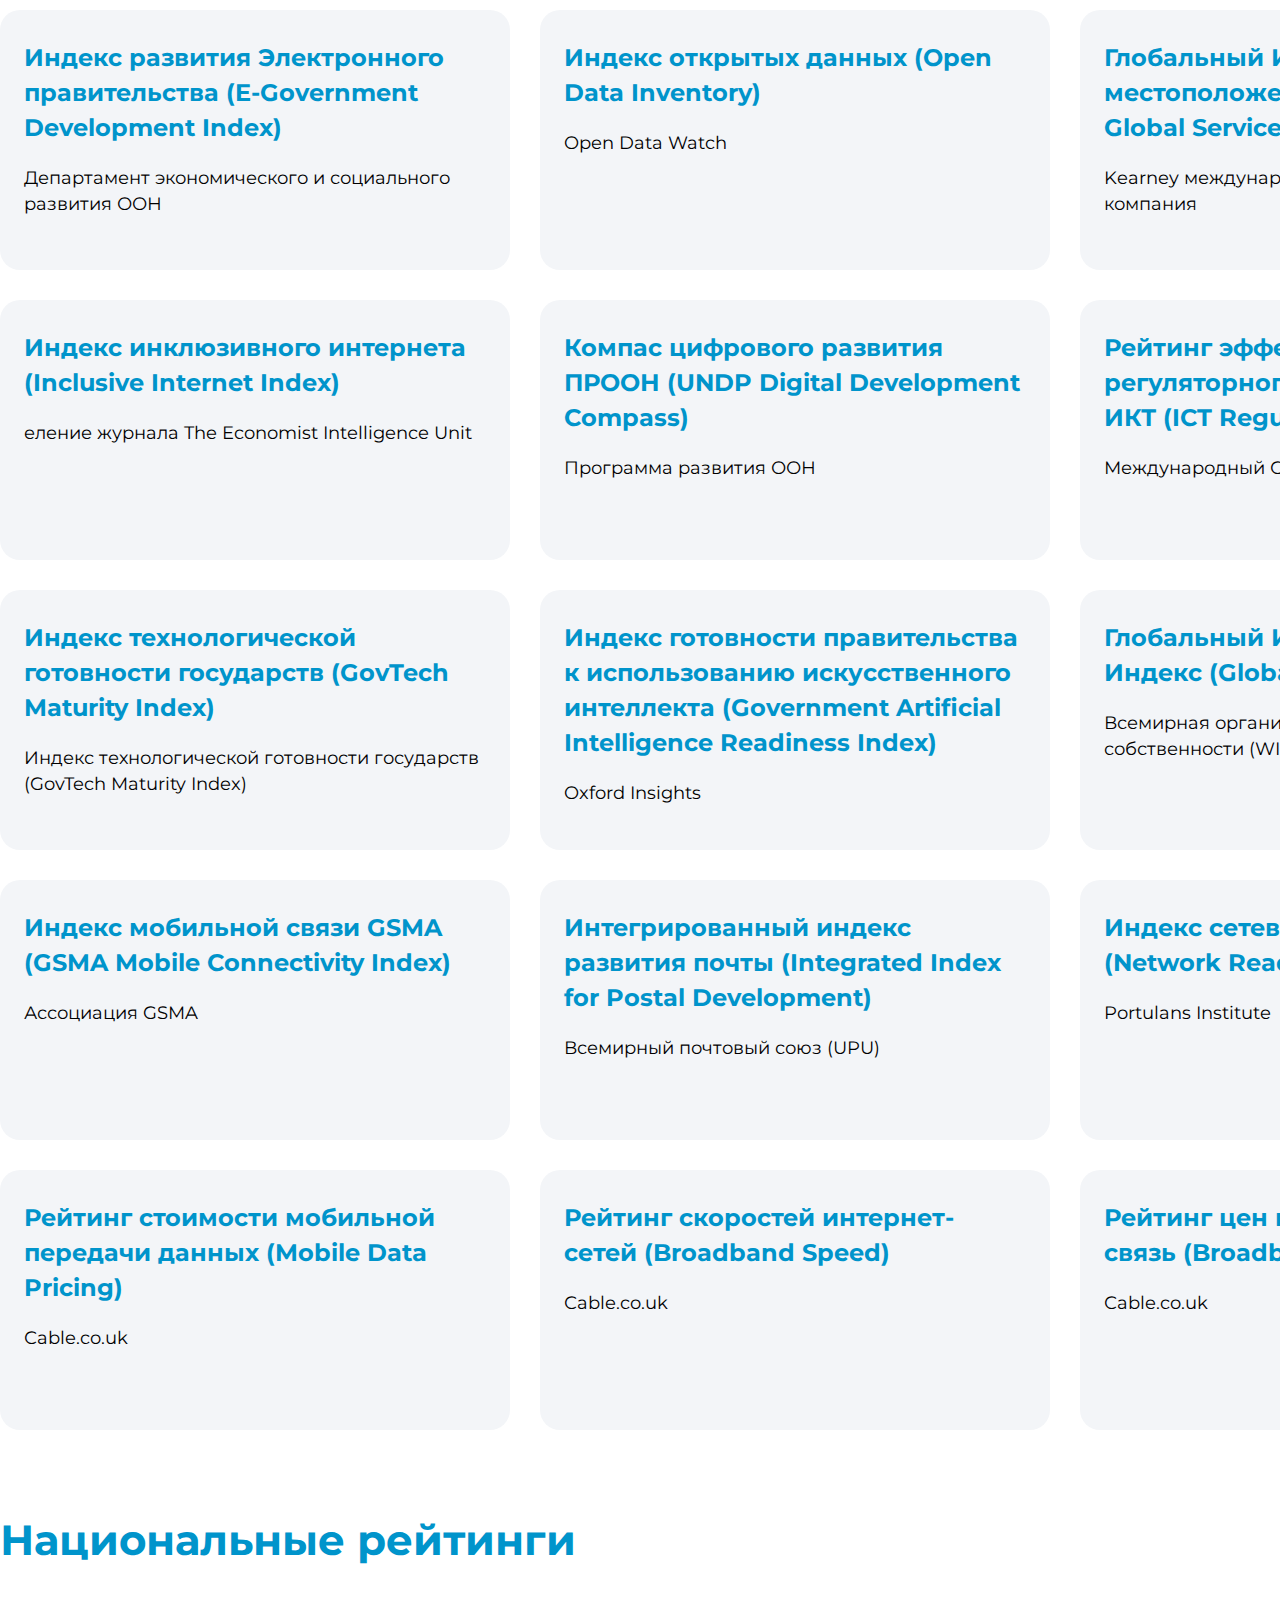
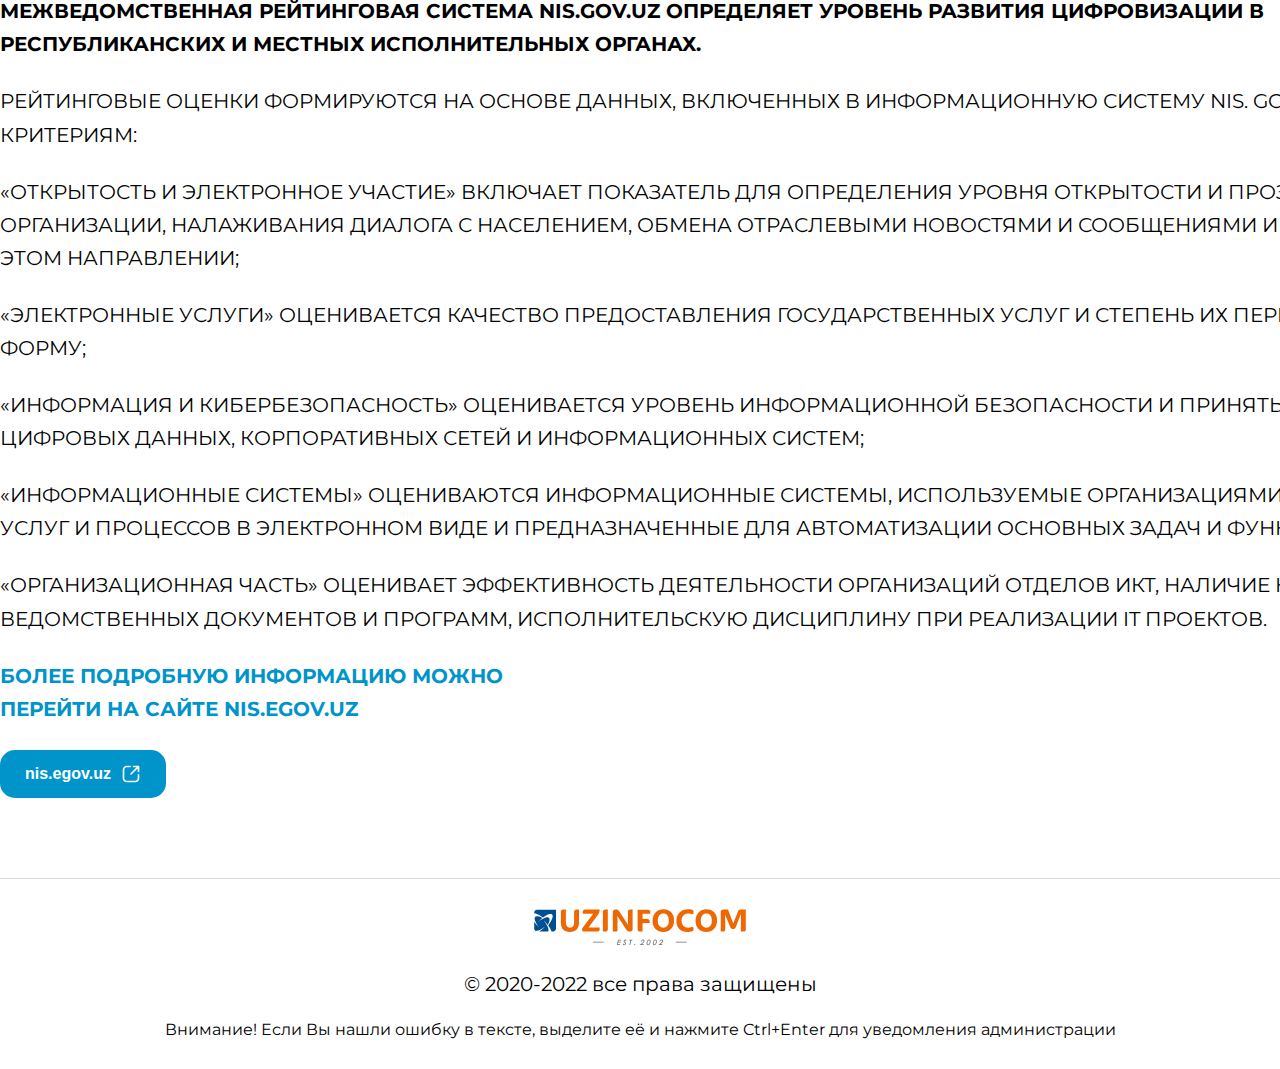
<file: pages/rating/rating.html>
<!DOCTYPE html>
<html lang="en">

<head>
    <meta charset="UTF-8" />
    <meta name="viewport" content="width=device-width, initial-scale=1.0" />
    <title>DG | Rating</title>

    <!-- favicon link -->
    <link rel="shortcut icon" href="../../img/logo.ico" type="image/x-icon" />

    <!-- link for css -->
    <link rel="stylesheet" href="./rating.css" />

    <!-- Montserrat font link -->
    <link rel="preconnect" href="https://fonts.googleapis.com">
    <link rel="preconnect" href="https://fonts.gstatic.com" crossorigin>
    <link href="https://fonts.googleapis.com/css2?family=Montserrat:ital,wght@0,100..900;1,100..900&display=swap"
        rel="stylesheet">
</head>


<body>

    <header class="header">

        <nav class="nav_bar">


            <div class="nav_logo_mobile" style="width: 306px;">
                <a href="../../index.html"><img class="nav_logo_img" src="../../img/logo.svg" alt="logo"></a>
                <a href="../../index.html">
                    ЦифровоЕ правительствО <span style="font-weight: 700;">Республики Узбекистан</span>
                </a>
            </div>

            <div class="nav_right">
                <ul class="nav_menu">
                    <li><a href="../../index.html">Главная </a></li>
                    <li><a href="../solution/solution.html">Решения </a></li>
                    <li><a href="../rating/rating.html">Рейтиги </a></li>
                    <li><a href="../contacts/contacts.html">Контакты </a></li>
                </ul>

                <div class="lang_menu">
                    <p>
                        РУ
                    </p>
                    <img src="../../img/arrow-down.svg" alt="arrow-down">
                </div>


                <img class="ham_menu" src="../../img/ham_white.svg" alt="ham_menu">
            </div>
        </nav>


        <div class="intro_banner">

            <div class="container">
                <div class="page_direction">
                    <a href="../../index.html">Главная страница</a>

                    <img class="dir_icon" src="../../img/arrow-down.svg" alt="arrow">
                    <a href="../rating/rating.html">Рейтиги</a>


                </div>

                <div class="intro_banner_content">
                    <h2 class="banner_content_title">
                        Узбекистан в международных ИТ – рейтингах
                    </h2>

                    <p class="banner_content_desc">
                        Единый портал интерактивных государственных услуг! Единый портал интерактивных государственных
                        услуг!
                    </p>
                </div>

            </div>

        </div>

        <aside class="intro_aside">

            <a href="../../index.html"><img class="nav_logo_img" src="../../img/logo.svg" alt="logo"></a>

            <ul class="sm_list">
                <li>
                    <img class="sm_icons" src="../../img/youtube.svg" alt="youtube_icon">
                </li>
                <li>
                    <img class="sm_icons" src="../../img/facebook.svg" alt="facebook">
                </li>
                <li>
                    <img class="sm_icons" src="../../img/insta.svg" alt="instagram">
                </li>
                <li>
                    <img class="sm_icons" src="../../img/twitter.svg" alt="twitter">
                </li>
                <li>
                    <img class="sm_icons" src="../../img/TG.svg" alt="telegram">
                </li>
            </ul>

        </aside>

    </header>



    <main class="container">

        <section class="top_rat_section">

            <h2 class="section_title">
                Топ места в рейтингах
            </h2>

            <article class="top_rat_wrapper">

                <div class="tr_wrapper_box">
                    <div class="rating_score">
                        <img class="rating_score_img" src="../../img/circle.svg" alt="circle">
                        <p class="rating_score_number">
                            15
                        </p>
                    </div>

                    <div>
                        <img class="trw_box_img" src="../../img/cable.svg" alt="icon">

                        <p class="trw_box_info">
                            Рейтинг цен на мобильную передачу данных
                        </p>
                        <h4 class="trw_box_title">
                            Cable.co.uk
                        </h4>
                    </div>
                </div>


                <div class="tr_wrapper_box">
                    <div class="rating_score">
                        <img class="rating_score_img" src="../../img/circle.svg" alt="circle">
                        <p class="rating_score_number">
                            30
                        </p>
                    </div>

                    <div>
                        <img class="trw_box_img" src="../../img/odin.svg" alt="icon">

                        <p class="trw_box_info">
                            Рейтинг открытых Open Data Inventory
                        </p>
                        <h4 class="trw_box_title">
                            ODIN
                        </h4>
                    </div>
                </div>

                <div class="tr_wrapper_box">
                    <div class="rating_score">
                        <img class="rating_score_img" src="../../img/circle.svg" alt="circle">
                        <p class="rating_score_number">
                            40
                        </p>
                    </div>

                    <div>
                        <img class="trw_box_img" src="../../img/kearney.svg" alt="icon">

                        <p class="trw_box_info">
                            Глобальный индекс местоположения услуг
                        </p>
                        <h4 class="trw_box_title">
                            Kearney
                        </h4>
                    </div>
                </div>


                <div class="tr_wrapper_box">
                    <div class="rating_score">
                        <img class="rating_score_img" src="../../img/circle.svg" alt="circle">
                        <p class="rating_score_number">
                            61
                        </p>
                    </div>

                    <div>
                        <img class="trw_box_img" src="../../img/economist.svg" alt="icon">

                        <p class="trw_box_info">
                            Индекс инклюзивного интернета Inclusive Internet Index
                        </p>
                        <h4 class="trw_box_title">
                            Economist impact
                        </h4>
                    </div>
                </div>


                <div class="tr_wrapper_box">
                    <div class="rating_score">
                        <img class="rating_score_img" src="../../img/circle.svg" alt="circle">
                        <p class="rating_score_number">
                            69
                        </p>
                    </div>

                    <div>
                        <img class="trw_box_img" src="../../img/unicef.svg" alt="icon">

                        <p class="trw_box_info">
                            Индекс развития электронного правительства E-Government
                        </p>
                        <h4 class="trw_box_title">
                            UN
                        </h4>
                    </div>
                </div>


            </article>

        </section>


        <section class="inter_rat_section">
            <h2 class="section_title">
                Приоритетные международные цифровые рейтинги
            </h2>


            <article class="inter_rat_wrapper">
                <div class="ir_wrap_box">
                    <h3 class="ir_box_title">
                        Индекс развития Электронного правительства (E-Government Development Index)
                    </h3>

                    <p class="ir_box_info">
                        Департамент экономического и социального развития ООН
                    </p>
                </div>


                <div class="ir_wrap_box">
                    <h3 class="ir_box_title">
                        Индекс открытых данных (Open Data Inventory)
                    </h3>

                    <p class="ir_box_info">
                        Open Data Watch
                    </p>
                </div>

                <div class="ir_wrap_box">
                    <h3 class="ir_box_title">
                        Глобальный Индекс местоположения услуг (Kearney Global Services Location Index)
                    </h3>

                    <p class="ir_box_info">
                        Kearney международная консалтинговая компания
                    </p>
                </div>


                <div class="ir_wrap_box">
                    <h3 class="ir_box_title">
                        Индекс инклюзивного интернета (Inclusive Internet Index)
                    </h3>

                    <p class="ir_box_info">
                        еление журнала The Economist Intelligence Unit
                    </p>
                </div>

                <div class="ir_wrap_box">
                    <h3 class="ir_box_title">
                        Компас цифрового развития ПРООН (UNDP Digital Development Compass)
                    </h3>

                    <p class="ir_box_info">
                        Программа развития ООН
                    </p>
                </div>

                <div class="ir_wrap_box">
                    <h3 class="ir_box_title">
                        Рейтинг эффективности регуляторного органа в области ИКТ (ICT Regulatory Tracker)
                    </h3>

                    <p class="ir_box_info">
                        Международный Союз Электросвязи (ITU)
                    </p>
                </div>


                <div class="ir_wrap_box">
                    <h3 class="ir_box_title">
                        Индекс технологической готовности государств (GovTech Maturity Index)
                    </h3>

                    <p class="ir_box_info">
                        Индекс технологической готовности государств (GovTech Maturity Index)
                    </p>
                </div>



                <div class="ir_wrap_box">
                    <h3 class="ir_box_title">
                        Индекс готовности правительства к использованию искусственного интеллекта (Government Artificial
                        Intelligence Readiness Index)
                    </h3>

                    <p class="ir_box_info">
                        Oxford Insights
                    </p>
                </div>


                <div class="ir_wrap_box">
                    <h3 class="ir_box_title">
                        Глобальный Инновационных Индекс (Global Innovation Index)
                    </h3>

                    <p class="ir_box_info">
                        Всемирная организация интеллектуальной собственности (WIPO)
                    </p>
                </div>


                <div class="ir_wrap_box">
                    <h3 class="ir_box_title">
                        Индекс мобильной связи GSMA (GSMA Mobile Connectivity Index)
                    </h3>

                    <p class="ir_box_info">
                        Ассоциация GSMA
                    </p>
                </div>


                <div class="ir_wrap_box">
                    <h3 class="ir_box_title">
                        Интегрированный индекс развития почты (Integrated Index for Postal Development)
                    </h3>

                    <p class="ir_box_info">
                        Всемирный почтовый союз (UPU)
                    </p>
                </div>


                <div class="ir_wrap_box">
                    <h3 class="ir_box_title">
                        Индекс сетевой готовности (Network Readiness Index)
                    </h3>

                    <p class="ir_box_info">
                        Portulans Institute
                    </p>
                </div>


                <div class="ir_wrap_box">
                    <h3 class="ir_box_title">
                        Рейтинг стоимости мобильной передачи данных (Mobile Data Pricing)
                    </h3>

                    <p class="ir_box_info">
                        Сable.co.uk
                    </p>
                </div>


                <div class="ir_wrap_box">
                    <h3 class="ir_box_title">
                        Рейтинг скоростей интернет-сетей (Broadband Speed)
                    </h3>

                    <p class="ir_box_info">
                        Сable.co.uk
                    </p>
                </div>


                <div class="ir_wrap_box">
                    <h3 class="ir_box_title">
                        Рейтинг цен на широкополосную связь (Broadband Pricing)
                    </h3>

                    <p class="ir_box_info">
                        Сable.co.uk
                    </p>
                </div>



            </article>
        </section>


        <section>
            <article class="nat_rat">
                <h2 class="section_title">
                    Национальные рейтинги
                </h2>

                <p class="nat_rat_item nat_rat_item_span">
                    Межведомственная рейтинговая система NIS.GOV.UZ определяет уровень развития цифровизации в
                    республиканских и местных исполнительных органах.
                </p>

                <p class="nat_rat_item">
                    Рейтинговые оценки формируются на основе данных, включенных в информационную систему NIS. GOV.UZ, по
                    следующим критериям:
                </p>

                <p class="nat_rat_item">
                    «Открытость и электронное участие» включает показатель для определения уровня открытости и
                    прозрачности деятельности организации, налаживания диалога с населением, обмена отраслевыми
                    новостями и сообщениями и оценки деятельности в этом направлении;
                </p>

                <p class="nat_rat_item">
                    «Электронные услуги» оценивается качество предоставления государственных услуг и степень их перехода
                    в электронную форму;
                </p>

                <p class="nat_rat_item">
                    «Информация и кибербезопасность» оценивается уровень информационной безопасности и принятые меры по
                    защите цифровых данных, корпоративных сетей и информационных систем;
                </p>

                <p class="nat_rat_item">
                    «Информационные системы» оцениваются информационные системы, используемые организациями при
                    предоставлении услуг и процессов в электронном виде и предназначенные для автоматизации основных
                    задач и функций организаций;
                </p>

                <p class="nat_rat_item">
                    «Организационная часть» оценивает эффективность деятельности организаций отделов ИКТ, наличие
                    необходимых ведомственных документов и программ, исполнительскую дисциплину при реализации IT
                    проектов.
                </p>

                <p class="nat_rat_item nri_span">
                    Более подробную информацию можно перейти на сайте nis.egov.uz
                </p>

                <a target="_blank" href="https://nis.egov.uz"><button class="nat_rat_button">
                        <p>nis.egov.uz</p>
                        <img src="../../img/goto_mygov.svg" alt="goto_mygov">
                    </button></a>

            </article>

        </section>

    </main>


    <footer class="footer">
        <img class="footer_img" src="../../img/uzinfo.svg" alt="infocom">

        <p class="footer_rights">
            &copy; 2020-2022 все права защищены
        </p>

        <p class="footer_warning">
            Внимание! Если Вы нашли ошибку в тексте, выделите её и нажмите Ctrl+Enter для уведомления администрации
        </p>
    </footer>

</body>

</html>
</file>
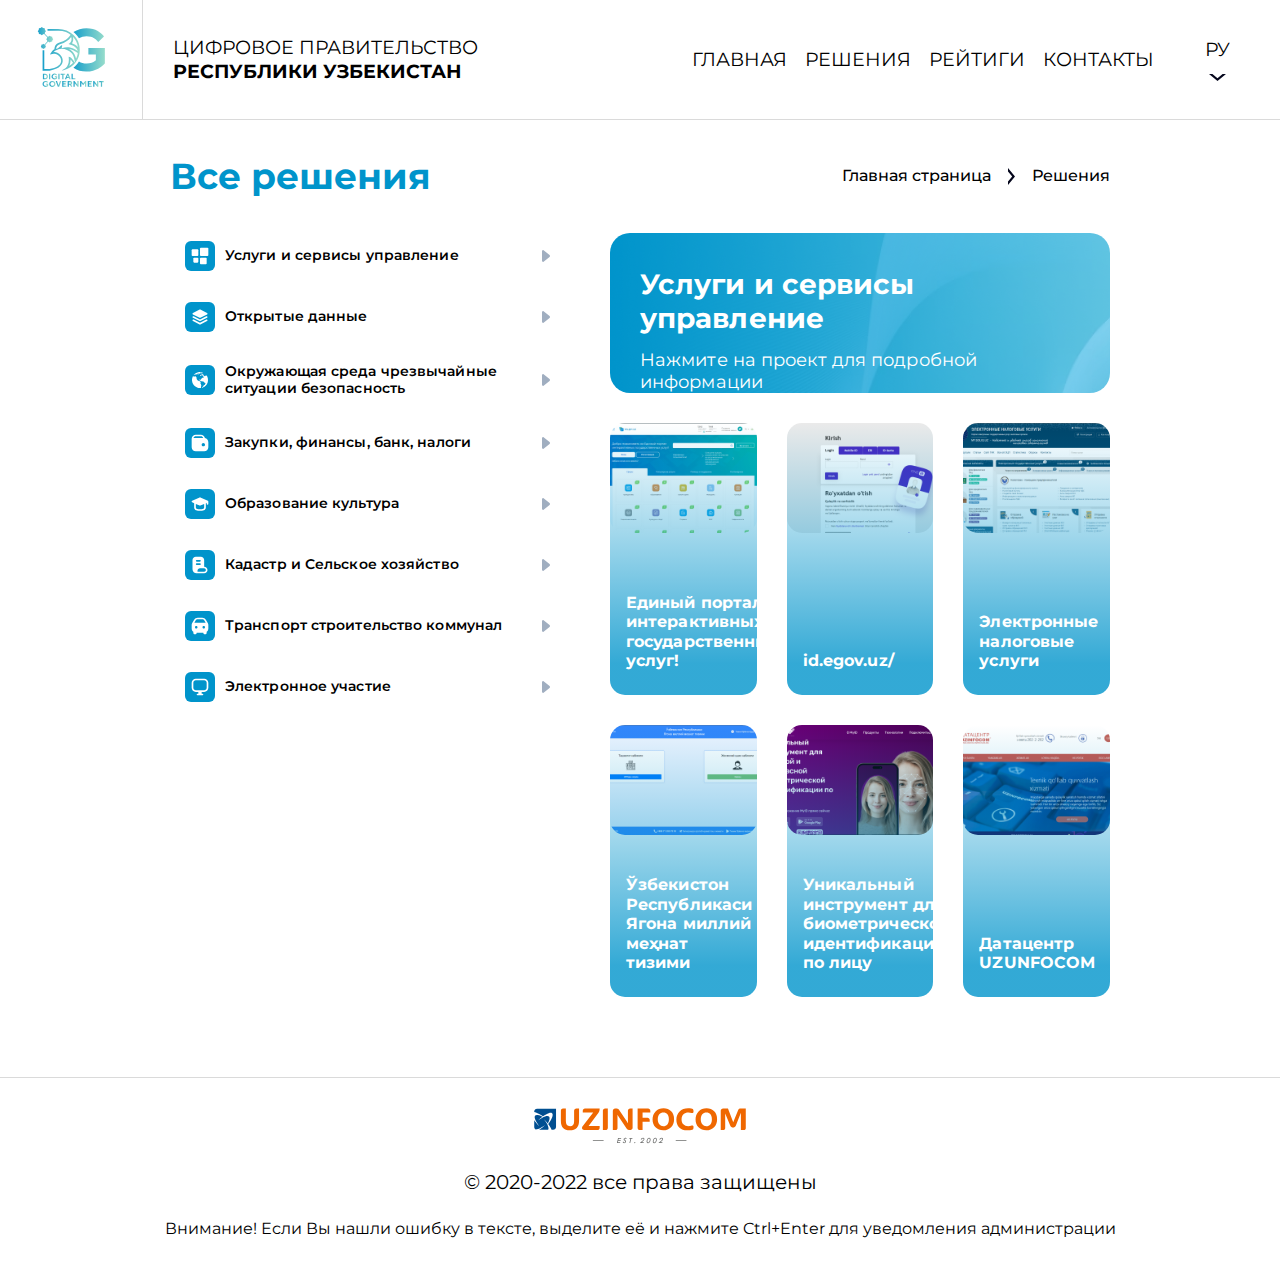
<file: pages/solution/solution.html>
<!DOCTYPE html>
<html lang="en">

<head>
    <meta charset="UTF-8" />
    <meta name="viewport" content="width=device-width, initial-scale=1.0" />
    <title>DG | Solution</title>

    <!-- favicon link -->
    <link rel="shortcut icon" href="../../img/logo.ico" type="image/x-icon" />

    <!-- link for css -->
    <link rel="stylesheet" href="./solution.css" />

    <!-- Montserrat font link -->
    <link rel="preconnect" href="https://fonts.googleapis.com">
    <link rel="preconnect" href="https://fonts.gstatic.com" crossorigin>
    <link href="https://fonts.googleapis.com/css2?family=Montserrat:ital,wght@0,100..900;1,100..900&display=swap"
        rel="stylesheet">

</head>

<body>

    <header class="header">

        <a href="../../index.html"><img class="nav_logo_img" src="../../img/logo.svg" alt="logo"></a>


        <div class="nav_container">

            <a href="../../index.html">
                <p style="width: 306px;">
                    ЦифровоЕ правительствО <span style="font-weight: 700;">Республики Узбекистан</span>
                </p>
            </a>



            <div class="nav_right">
                <ul class="nav_menu">
                    <li><a href="../../index.html">Главная </a></li>
                    <li><a href="../solution/solution.html">Решения </a></li>
                    <li><a href="../rating/rating.html">Рейтиги </a></li>
                    <li><a href="../contacts/contacts.html">Контакты </a></li>
                </ul>

                <div class="lang_menu">
                    <p>
                        РУ
                    </p>
                    <img src="../../img/arrow-down.svg" alt="arrow-down">
                </div>
            </div>


            <img class="ham_menu" src="../../img/Menu.svg" alt="ham_menu">

        </div>

    </header>

    <main class="container">

        <div class="page_title">
            <p>
                Все решения
            </p>

            <div class="page_direction">
                <a href="../../index.html">Главная страница</a>

                <img class="dir_icon" src="../../img/arrow-down.svg" alt="arrow">
                <a href="./solution.html">Решения</a>

            </div>
        </div>

        <div class="main_section">


            <aside>
                <ul class="sol_aside_menu">
                    <li class="sol_aside_menu_list">
                        <div class="saml_sub">
                            <img src="../../img/servis.svg" alt="icon">

                            <p class="saml_text">
                                Услуги и сервисы управление
                            </p>
                        </div>

                        <img class="right_arr" src="../../img/arrow_right.svg" alt="arr_icon">
                    </li>

                    <li class="sol_aside_menu_list">
                        <div class="saml_sub">
                            <img src="../../img/layers.svg" alt="icon">

                            <p class="saml_text">
                                Открытые данные
                            </p>
                        </div>

                        <img class="right_arr" src="../../img/arrow_right.svg" alt="arr_icon">
                    </li>

                    <li class="sol_aside_menu_list">
                        <div class="saml_sub">
                            <img src="../../img/globus.svg" alt="icon">

                            <p class="saml_text">
                                Окружающая среда чрезвычайные ситуации безопасность
                            </p>
                        </div>

                        <img class="right_arr" src="../../img/arrow_right.svg" alt="arr_icon">
                    </li>

                    <li class="sol_aside_menu_list">
                        <div class="saml_sub">
                            <img src="../../img/wallet.svg" alt="icon">

                            <p class="saml_text">
                                Закупки, финансы, банк, налоги
                            </p>
                        </div>

                        <img class="right_arr" src="../../img/arrow_right.svg" alt="arr_icon">
                    </li>

                    <li class="sol_aside_menu_list">
                        <div class="saml_sub">
                            <img src="../../img/hat.svg" alt="icon">

                            <p class="saml_text">
                                Образование культура
                            </p>
                        </div>

                        <img class="right_arr" src="../../img/arrow_right.svg" alt="arr_icon">
                    </li>

                    <li class="sol_aside_menu_list">
                        <div class="saml_sub">
                            <img src="../../img/file.svg" alt="icon">

                            <p class="saml_text">
                                Кадастр и Сельское хозяйство
                            </p>
                        </div>

                        <img class="right_arr" src="../../img/arrow_right.svg" alt="arr_icon">
                    </li>

                    <li class="sol_aside_menu_list">
                        <div class="saml_sub">
                            <img src="../../img/car.svg" alt="icon">

                            <p class="saml_text">
                                Транспорт строительство коммунал
                            </p>
                        </div>

                        <img class="right_arr" src="../../img/arrow_right.svg" alt="arr_icon">
                    </li>

                    <li class="sol_aside_menu_list">
                        <div class="saml_sub">
                            <img src="../../img/computer.svg" alt="icon">

                            <p class="saml_text">
                                Электронное участие
                            </p>
                        </div>

                        <img class="right_arr" src="../../img/arrow_right.svg" alt="arr_icon">
                    </li>
                </ul>
            </aside>

            <section class="main_menu">

                <article class="main_menu_heading">
                    <h3 class="mm_heading_title">
                        Услуги и сервисы управление
                    </h3>
                    <p class="mm_heading_desc">
                        Нажмите на проект для подробной информации
                    </p>
                </article>


                <article class="main_menu_list">


                    <a class="mm_list_card" href="../mygovuz/mygovuz.html">

                        <img class="mml_card_img" src="../../img/menu0.png" alt="menu">

                        <p class="mml_card_text">
                            Единый портал интерактивных государственных услуг!
                        </p>
                    </a>

                    <a class="mm_list_card" href="https://id.egov.uz/">

                        <img class="mml_card_img" src="../../img/menu1.png" alt="menu">

                        <p class="mml_card_text">
                            id.egov.uz/
                        </p>
                    </a>


                    <a class="mm_list_card" href="https://my.soliq.uz/main/">

                        <img class="mml_card_img" src="../../img/menu2.png" alt="menu">

                        <p class="mml_card_text">
                            Электронные налоговые услуги
                        </p>
                    </a>

                    <a class="mm_list_card" href="https://my.soliq.uz/main/">

                        <img class="mml_card_img" src="../../img/menu3.png" alt="menu">

                        <p class="mml_card_text">
                            Ўзбекистон Республикаси Ягона миллий меҳнат тизими
                        </p>
                    </a>


                    <a class="mm_list_card" href="https://myid.uz/ru/">

                        <img class="mml_card_img" src="../../img/menu4.png" alt="menu">

                        <p class="mml_card_text">
                            Уникальный инструмент для биометрической идентификации по лицу
                        </p>
                    </a>

                    <a class="mm_list_card" href="https://dc.uz/">

                        <img class="mml_card_img" src="../../img/menu5.png" alt="menu">

                        <p class="mml_card_text">
                            Датацентр UZUNFOCOM
                        </p>
                    </a>



                </article>

            </section>



        </div>



    </main>


    <footer class="footer">
        <img class="footer_img" src="../../img/uzinfo.svg" alt="infocom">

        <p class="footer_rights">
            &copy; 2020-2022 все права защищены
        </p>

        <p class="footer_warning">
            Внимание! Если Вы нашли ошибку в тексте, выделите её и нажмите Ctrl+Enter для уведомления администрации
        </p>
    </footer>

</body>

</html>
</file>
<file: main.css>
/* font-family: "Montserrat", sans-serif; */

/* font-family: "Inter", sans-serif; */


* {
    margin: 0;
    padding: 0;
    box-sizing: border-box;
}

h1,
h2,
h3,
h4,
h5,
h6,
p {
    margin: 0;
    padding: 0;
}

a {
    text-decoration: none;
    color: inherit;
}

li {
    list-style: none;
}


body {
    font-family: "Montserrat", sans-serif;
}



.container {
    max-width: 1920px;
    margin: 0 auto;

}


/* CSS for NAVIGATION */
.nav_inner {
    display: flex;
    align-items: center;
    justify-content: space-between;
    padding: 37px 56.6px 28px 38.6px;
    text-transform: uppercase;
}

.nav_left {
    display: flex;
    align-items: center;
    column-gap: 40px;
}

.nav_title {
    width: 306px;
    font-size: 19px;
    line-height: 23.16px;
}

.nav-right {
    display: flex;
    column-gap: 56px;
    align-items: center;
    font-size: 20px;
    line-height: 24.38px;
    font-weight: 400;
}

.nav_menu {
    display: flex;
    align-items: center;
    column-gap: 20px;
}

.nav_menu li:hover {
    cursor: pointer;
    color: #0094CB;
}

.lang_menu {
    row-gap: 12px;
    display: flex;
    justify-content: center;
    flex-direction: column;
    align-items: center;
}

.ham_menu {
    display: none;
}


/* CSS for INTRO */

.intro {
    display: flex;
    height: 854px;
}

.intro_social {
    padding-left: 51.16px;
    height: 100%;
    display: flex;
    flex-direction: column;
    justify-content: end;
    position: relative;
}

.sm_list {
    display: flex;
    flex-direction: column;
    row-gap: 39px;
    z-index: 100;
}

.sm_list li:hover {
    cursor: pointer;
    scale: 115%;
}


.sm_icons {
    height: 40px;
    width: 40px;
}

.intro_grayBox {
    background: #d9d9d9;
    width: 100px;
    height: 260px;
    position: absolute;
    bottom: 20px;
}

.intro_mainLogo {
    margin-left: 48px;
    margin-right: 42px;
    width: 582px;
    height: 100%;
    border: 1px solid #c4c4c4;
    border-right: 0;
    display: flex;
    align-items: end;

}


.intro_logo_img {
    height: 91.15px;
    width: 460.8px;
    margin-left: 86px;
    margin-bottom: 153px;
}

.intro_desc {

    background: linear-gradient(to right, #c7c7c7 0%, #2150BC 25%);
    width: 1156px;
    color: #ffffff;
    position: relative;
}

.text_part {
    margin-left: 106px;
    margin-bottom: 76px;
    width: 493px;
    position: absolute;
    bottom: 0;
}

.intro_desc_title {
    text-transform: uppercase;
    font-weight: 700;
    font-size: 50px;
    line-height: 60.95px;
    margin-bottom: 9px;
}

.intro_desc_content {
    font-size: 20px;
    font-weight: 300;
    line-height: 24.38px;
}

.desc_highlights {
    font-weight: 700;
}




main {
    padding: 0 140px;
    background-image: url(./img/bg-1-full.png), url(./img/bg-2-full.png);
    background-size: auto 1600px;
    background-repeat: no-repeat;
    background-position: 1125px 90px, -685px 1090px;

}

.main_section {
    padding: 120px 0;

}



.section_title {
    text-transform: uppercase;
    font-size: 40px;
    font-weight: 700;
    line-height: 48.76px;
    color: #0094CB;
}

.section_desc {
    padding-top: 9px;
    font-size: 24px;
    line-height: 29.26px;
}

.dev_prog_docs {
    margin-top: 32px;
    display: flex;
    align-items: center;
    justify-content: center;
    font-weight: 700;
    font-size: 22px;
    line-height: 26px;
}


.doc_box {
    position: relative;
    max-width: 547px;
    height: 190px;
    padding: 30px 37px;
    border: 1px solid #dadada;
    background-color: #ffffff;
}

.doc_box:hover {
    box-shadow: 0px 0px 30px #0095cb3d inset;
}

.doc_file {
    position: absolute;
    bottom: 30px;
    right: 37px;
    width: 31.25px;
    height: auto;
}

.tl-history {
    padding-top: 137px;
    width: 1141px;
}

.tl-his-title {
    text-align: right;
}



.grid-container {
    display: grid;
    justify-content: space-around;
    grid-template-rows: repeat(2, auto);
    padding-top: 59px;
    background-image: url(./img/steps.svg);
    background-size: 1120px auto;
    background-repeat: no-repeat;
    background-position: 5px 140px;
}

.row1 {
    display: grid;
    grid-template-columns: repeat(3, 1fr);
    column-gap: 35px;
}



.row2 {
    margin-top: 115px;
    display: grid;
    grid-template-columns: repeat(4, 1fr);
}


.grid-item {
    font-family: "Inter", sans-serif;
    text-align: center;
}

.grid_step {
    margin: 0 auto;
    max-width: 58px;
    font-size: 23px;
    line-height: 28px;
}

.grid_year {
    padding: 70.75px 0 12.17px;
    color: #0094CB;
    font-size: 24px;
    line-height: 29px;
}


.uz_poz_heading {
    padding-top: 105px;
    width: 560px;
    margin: 0 auto;
    text-align: right;
}


.abrasion {
    margin-top: 558px;
}



.uz_poz_info {
    padding-top: 8px;
    display: flex;
    column-gap: 168px;
    justify-content: end;
}


.uz_poz_linegraph img {

    width: 1072px;
    height: 328px;

}

.uz_poz_graph {
    display: grid;
    row-gap: 139px;
}

.ab_step_wrapper {
    display: flex;
    align-items: center;
    margin-top: -41px;
    margin-left: 7px;
    column-gap: 155px;
}


.ab_step_box {
    max-width: 260px;
}

.ab_step_title {
    width: 95px;
    text-align: center;
    padding: 5px 0;
    color: white;
    font-size: 24px;
    line-height: 29px;
    border-radius: 15px 0 0 15px;
    background: linear-gradient(to right, #0094CB, #96DCCB);
}

.ab_step_img {
    width: 46px;
    height: 46px;
    margin-top: 16.5px;
}

.ab_step_desc {
    margin-top: 14px;
    font-size: 24px;
    line-height: 29px;
    margin-bottom: 168px;
}


.news_wrapper {
    margin-top: 50px;
    display: flex;
    align-items: center;
    justify-content: space-between;
}

.news_box {
    max-width: 502px;
}

.news_box:hover img {
    cursor: pointer;
    opacity: 80%;

}


.news_box_content {
    border-radius: 20px;
    box-shadow: 0px 3px 3px 0px #00000029;
    margin-top: -65px;
    background-color: #ffffff;
    padding: 37px 15px 20px 32px;
    display: flex;
    align-items: start;
    column-gap: 16px;
    position: relative;
}


.nbc_date {
    text-align: center;
    font-size: 20px;
    line-height: 24px;
}



.nbc_date_day {
    font-weight: 700;
    padding: 7px 20px 10px;
    border: 3px solid #707070;
    margin-bottom: 140px;
}

.nbc_date_day_span {
    font-size: 37px;
    font-weight: 700;
    line-height: 45.1px;
    color: #707070;
}


.nbc_text {
    line-height: 19.5px;
    font-weight: 600;
}

.achievement {
    padding: 380px 0 620px;
    background-image: url(./img/dg-logo.svg), url(./img/humo.png);
    background-repeat: no-repeat;
    background-size: 1110px 780px, cover;
    background-position: 50%, 50% 120px;
}


.ach_wrapper {
    display: flex;
    justify-content: center;
    column-gap: 460px;
}

.ach_wrap_box {
    text-transform: uppercase;
    display: flex;
    align-items: start;
    column-gap: 160px;
    text-align: center;
    color: #0094CB;
    font-size: 19px;
    line-height: 23px;

}

.ach_box_cont {
    max-width: 160px;
}

.ach_cont_span {
    font-weight: 700;
    font-size: 69px;
    line-height: 84px;
}

.DGRU_text {
    padding: 57px 136px;
    margin-top: -200px;
    background: linear-gradient(#ffffff00 0%, rgb(255, 255, 255) 30%);
}

.DGRU_text p {
    text-transform: uppercase;
    max-width: 310px;
    font-size: 19px;
    line-height: 23.16px;

}


footer {
    background-color: #fff;
    text-align: center;
    padding-bottom: 120px;
}

.footer_img {
    width: 217.08px;
    height: 36.88px;
}

.footer_rights {
    padding: 22px 0 24px;
    font-size: 20px;
    line-height: 24.38px;
}



@media screen and (max-width: 425px) {

    .container {
        max-width: 375px;
        padding: 0 16px;
    }


    .nav_inner {
        padding: 19px 0;
        text-transform: uppercase;
    }

    .nav_left {
        column-gap: 12px;
    }

    .nav_title {
        width: 195px;
        font-size: 12px;
        line-height: 14px;
    }




    .ham_menu {
        display: block;
    }


    /* CSS for INTRO */

    .intro {
        display: grid;
        height: 100vh;
        padding: 0;
        margin: 0;
        margin-bottom: 24px;

    }


    .intro_desc {

        background: linear-gradient(to left, white 7%, #2150BC 21%);
        width: 100%;
    }

    .text_part {
        padding: 0 16px;
top: 40%;
        margin: 0;
        width: 80%;
    }

    .intro_desc_title {
        font-size: 32px;
        line-height: 39px;
        margin-bottom: 9px;
    }

    .intro_desc_content {
        font-size: 16px;
        line-height: 19px;
    }



    main {
        padding: 0 0 13px;
        background-image: url(./img/bg-1-full.png), url(./img/bg-2-full.png);
        background-size: contain;
        background-repeat: no-repeat;
        background-position: 50% 420px, 50% 1000px;

    }

    .main_section {
        padding: 24px 16pxs;

    }



    .section_title {
        font-size: 22px;
        line-height: 26px;
    }

    .section_desc {
        padding-top: 6px;
        font-size: 14px;
        line-height: 17.07px;
    }

    .dev_prog_docs {
        margin-top: 16px;
        display: grid;
        font-weight: 600;
        font-size: 14px;
        line-height: 17px;
    }


    .doc_box {
        width: 100%;
        height: 100%;
        padding: 16px;
    }

    .doc_title {
        margin-top: 30px;
    }


    .doc_file {
        left: 16px;
        top: 16px;
        width: auto;
        height: 20px;
    }

    .tl-history {
        padding-top: 24px;
        width: 100%;
    }

    .tl-his-title {
        text-align: left;
    }



    .grid-container {
        padding-top: 320px;
        background-size: 95% auto;
        background-repeat: no-repeat;
        background-position: center 345px;
    }

    .row1 {
        column-gap: 0;
    }



    .row2 {
        margin-top: 28px;
        column-gap: 0;
    }

    .grid_step {
        max-width: 25px;
        font-size: 10px;
        line-height: 12px;
    }

    .grid_year {
        padding: 10px 0 0;
        font-size: 10px;
        line-height: 12px;
    }

    .grid_desc {
        font-size: 6px;
        line-height: 9px;
        letter-spacing: -0.007em;
    }


    .uz_poz_heading {
        padding-top: 24px;
        width: 100%;
        margin: 0;
        text-align: left;
    }


    .abrasion {
        order: 2;
        margin-top: -245px;
    }



    .uz_poz_info {
        padding-top: 8px;
        display: grid;
        column-gap: 168px;
        justify-content: end;
    }



    .upg_line_img {
        width: 100%;
        height: auto;
        margin-top: 290px;
    }

    .uz_poz_linegraph img {
        order: 1;
        width: 100%;
        height: auto;
    }

    .uz_poz_graph {
        display: grid;
        row-gap: 0;
    }

    .ab_step_wrapper {
        align-items: start;
        margin-top: -16px;
        margin-left: 0;
        column-gap: 27px;
    }


    .ab_step_box {
        max-width: 100px;
    }

    .ab_step_title {
        width: max-content;
        padding: 5px 10px;
        font-size: 14px;
        line-height: 16px;
    }

    .ab_step_img {
        width: 32px;
        height: auto;
        margin-top: 12px;
    }

    .ab_step_desc {
        margin-top: 12px;
        font-size: 12px;
        line-height: 14px;
        margin-bottom: 30px;
    }


    .news_wrapper {
        margin-top: 15px;
        display: grid;
        align-items: start;
        justify-content: start;
        row-gap: 15px;
    }

    .news_box {
        width: 100%;
    }

    .news_box_img {
        width: 100%;
    }


    .news_box_content {
        margin-top: -35px;
        padding: 15px 16px;
        column-gap: 10px;
    }



    .nbc_date_day {
        font-size: 12px;
        line-height: 14px;
        font-weight: 600;
        padding: 6px 12px;
        border: 2px solid #707070;
    }

    .nbc_date_day_span {
        font-weight: 600;
        font-size: 21px;
        line-height: 25px;
    }

    .nbc_date_fulldate {
        font-size: 12px;
        line-height: 14px;
    }

    .nbc_text {
        font-size: 12px;
        line-height: 14px;
    }




    .achievement {
        width: 100%;
        height: 638px;
        padding: 0;
        margin: 24px 0;
        background-image: url(./img/dg-logo.svg), url(./img/humo.png);
        background-repeat: no-repeat;
        background-size: 90%, cover;
        background-position: center 0, center -40px;
    }


    .ach_wrapper,
    .nav_menu,
    .lang_menu,
    .intro_social,
    .intro_grayBox, .intro_mainLogo {
        display: none;

    }

    .DGRU_text {
        text-align: center;
        padding: 0 16px;
        margin: -200px auto 0;

    }

    .DGRU_text p {
        width: 100%;
        font-size: 18px;
        line-height: 21px;

    }


    .footer {
        position: relative;
        padding: 30px 0;
    }

    .footer_img {
        width: 176px;
        height: 30px;
    }

    .footer_rights {
        padding: 30px 0 15px;
        font-size: 16px;
        line-height: 19.5px;
    }

    .footer_warning {
        margin: 0 auto;
        max-width: 285px;
        font-size: 12px;
        line-height: 14.63px;
    }




}
</file>
<file: pages/contacts/contacts.css>
/* font-family: "Montserrat", sans-serif; */

/* font-family: "Inter", sans-serif; */


* {
    margin: 0;
    padding: 0;
    box-sizing: border-box;
}

h1,
h2,
h3,
h4,
h5,
h6,
p {
    margin: 0;
    padding: 0;
}

a {
    text-decoration: none;
    color: inherit;
}

li {
    list-style: none;
}


body {
    font-family: "Montserrat", sans-serif;
}



.container {
    max-width: 1920px;
    margin: 0 auto;
    padding: 0 170px;
}



.header {
    text-transform: uppercase;
    font-size: 19px;
    font-weight: 400;
    line-height: 23.16px;
    height: 120px;
    border-bottom: 1px solid #DADADA;
    display: flex;
    align-items: center;
}

.nav_container {
    height: 100%;
    width: 100%;
    display: flex;
    align-items: center;
    justify-content: space-between;
    border-left: 1px solid #DADADA;
    padding: 0 50px 0 30px;
}

.ham_menu {
    display: none;
}

.nav_logo_img {
    height: 60px;
    width: auto;
    margin: 37px;

}


.nav_menu {
    display: flex;
    align-items: center;
    column-gap: 18px;
}

.nav_menu li:hover {
    cursor: pointer;
    color: #0094CB;
}

.nav_right {
    display: flex;
    align-items: center;
    column-gap: 51px;
}

.lang_menu {
    row-gap: 12px;
    display: flex;
    justify-content: center;
    flex-direction: column;
    align-items: center;
}

.page_title {
    display: flex;
    align-items: center;
    justify-content: space-between;
    padding: 30px 0;

}

.page_direction {
    display: flex;
    align-items: center;
    column-gap: 12px;
}

.dir_icon {
    rotate: -90deg;
}

.page_title p {
    color: #0094CB;
    font-size: 36px;
    font-weight: 700;
    line-height: 52.56px;
}


.page_direction a {
    cursor: pointer;
    color: initial;
    font-size: 16px;
    line-height: 24px;
    font-weight: 500;
}

.page_direction a:hover {
    color: #636363;
}

.addr_box {
    border-top: 1px solid #dadada;
    padding: 30px 0;
    display: flex;
    align-items: center;
    justify-content: space-between;
}

.addr_contacts {
    max-width: 300px;
    display: flex;
    flex-direction: column;
    align-items: start;
    justify-content: center;
    row-gap: 15px;

    font-size: 18px;
    font-weight: 600;
    line-height: 21.94px;
}

.addr_contacts a {
    padding-left: 12px;
    color: #0094CB;
}

.addr_contacts a:hover {
    color: #0095cb7e;
}

.addr_name {
    max-width: 350px;
    font-size: 24px;
    font-weight: 700;
    line-height: 35.04px;
}

.addr_info {
    max-width: 240px;
}

.addr_info p {
    font-size: 24px;
    font-weight: 600;
    line-height: 29.26px;
}

.addr_info address {
    font-style: normal;
    padding-top: 15px;
    font-size: 18px;
    font-weight: 500;
    line-height: 21.94px;
}


.addr_map {
    margin-left: 70px;
    border-radius: 10px;
    border: none;
    max-width: 300px;
    height: 110px;
}






.footer {
    width: 100%;
    position: fixed;
    bottom: 0;
    border-top: 1px solid #dadada;
    background-color: #fff;
    text-align: center;
    padding: 30px 0;

}

.footer_img {
    width: 217.08px;
    height: 36.88px;
}

.footer_rights {
    padding: 22px 0 24px;
    font-size: 20px;
    line-height: 24.38px;
}


@media screen and (max-width: 425px) {

    .container {
        max-width: 375px;
        padding: 0 16px;
    }



    .header {
        font-size: 12px;
        font-weight: 700;
        line-height: 14.5px;
        height: 74px;
        border-bottom: 1px solid #DADADA;
    }

    .nav_container {
        border: none;
        padding: 0 16px 0 12px;
    }

    .nav_container p {
        max-width: 197px;
    }

    .ham_menu {
        display: block;
    }

    .nav_logo_img {
        height: 40px;
        margin: 16px;
    }

    .nav_right {
        display: none;
    }


    .page_title {
        display: flex;
        flex-direction: column;
        align-items: start;
        padding: 12px 0;
    }

    .page_direction {
        order: 1;

    }

    .dir_icon {
        rotate: -90deg;
    }

    .page_title p {
        padding-top: 24px;
        font-size: 22px;
        line-height: 32px;
        order: 2;
    }


    .page_direction a {
        font-size: 14px;
        font-weight: 700;
        line-height: 17.07px;
    }


    .addr_box {
        padding: 24px 0;
        flex-direction: column;
        align-items: start;
    }

    .addr_contacts {
        width: 100%;
        font-size: 14px;
        line-height: 17px;
    }


    .addr_name {
        font-size: 18px;
        line-height: 26px;
    }

    .addr_info {
        width: 100%;
        padding: 15px 0;
    }

    .addr_info p {
        font-size: 16px;
        font-weight: 600;
        line-height: 19px;
    }

    .addr_info address {
        padding-top: 10px;
        font-size: 14px;
        line-height: 17px;
    }


    .addr_map {

        margin: 24px auto;
        width: 100%;
    }






    .footer {
        position: relative;
    }

    .footer_img {
        width: 176px;
        height: 30px;
    }

    .footer_rights {
        padding: 30px 0 15px;
        font-size: 16px;
        line-height: 19.5px;
    }

    .footer_warning {
        margin: 0 auto;
        max-width: 285px;
        font-size: 12px;
        line-height: 14.63px;
    }


}
</file>
<file: pages/mygovuz/mygovuz.css>
* {
    margin: 0;
    padding: 0;
    box-sizing: border-box;
}

h1,
h2,
h3,
h4,
h5,
h6,
p {
    margin: 0;
    padding: 0;
}

a {
    text-decoration: none;
    color: inherit;
}

li {
    list-style: none;
}


body {
    font-family: "Montserrat", sans-serif;
}


.container {
    max-width: 1590px;
    margin: 0 auto;

}

.nav_bar {
    padding: 38px 50px 38px 170px;
    display: flex;
    align-items: center;
    justify-content: space-between;
    width: 100%;
    text-transform: uppercase;
    font-size: 19px;
    font-weight: 400;
    line-height: 23.16px;
}

.nav_bar a img {
    display: none;
}


.nav_menu {
    display: flex;
    align-items: center;
    column-gap: 18px;
}

.nav_menu li:hover {
    cursor: pointer;
    color: #0094CB;
}

.nav_right {
    display: flex;
    align-items: center;
    column-gap: 51px;
}

.lang_menu {
    row-gap: 12px;
    display: flex;
    justify-content: center;
    flex-direction: column;
    align-items: center;
}

.ham_menu {
    display: none;
}


.intro_aside {
    position: fixed;
    top: 0;
    left: 0;
    height: 100vh;
    width: 140px;

    background-color: #fff;
    padding: 37px;
    display: flex;
    flex-direction: column;
    align-items: center;
    justify-content: space-between;
}

.sm_list {
    display: grid;
    align-items: center;
    row-gap: 40px;
}

.sm_list li {
    transition: scale 0.5s;
}

.sm_list li:hover {
    cursor: pointer;
    scale: 110%;
}




.intro_banner {
    padding-left: 140px;
    background-image: url(../../img/mygov_banner.png);
    background-repeat: repeat-x;
    width: 100%;
    height: 904px;
}

.page_direction {
    justify-content: end;
    padding: 20px 0 30px;
    display: flex;
    align-items: center;
    column-gap: 12px;
}

.dir_icon {
    rotate: -90deg;
}

.intro_banner_content {
    justify-content: center;
    display: flex;
    margin: 0 auto;
    flex-direction: column;
    align-items: center;
    row-gap: 24px;
    text-align: center;
    max-width: 1035px;
    text-transform: uppercase;
}

.banner_content_title {
    color: #0094CB;
    font-size: 42px;
    font-weight: 700;
    line-height: 61.32px;
}

.banner_content_desc {
    font-size: 19px;
    line-height: 27.74px;
}

.banner_content_button {
    display: flex;
    align-items: center;
    column-gap: 10px;
    font-size: 16px;
    font-weight: 600;
    line-height: 19.5px;
    padding: 14px 25px 14px 25px;
    border: none;
    color: #fff;
    background-color: #0094CB;
    border-radius: 15px;
    cursor: pointer;
}


.mg_main_section {
    padding-top: 60px;
    display: grid;
    row-gap: 60px;
}


.adv_title,
.posc_text_title {
    color: #0094CB;
    text-transform: uppercase;
    font-size: 42px;
    font-weight: 700;
    line-height: 51.2px;
    text-align: center;
}

.adv_box_wrapper {
    margin-top: 45px;
    display: flex;
    align-items: center;
    justify-content: center;
    column-gap: 80px;
}

.adv_box {
    max-width: 360px;
    display: flex;
    flex-direction: column;
    align-items: center;

}

.adv_box_img {
    width: 100px;
    height: 100px;
}

.adv_box_desc {
    font-size: 20px;
    font-weight: 500;
    line-height: 29.2px;
    text-align: center;
    padding: 24px 24px 28px;
}

.sin_por_content {
    display: grid;
    row-gap: 30px;
}

.sp_con_part1 {
    display: flex;
    align-items: start;
    column-gap: 45px;
}

.spc_part1_text,
.pos_content_text,
.pos_content_wrapper {
    display: grid;
    row-gap: 24px;
}

.text_title {
    font-size: 32px;
    font-weight: 700;
    line-height: 46.72px;
    color: #0094CB;
}

.text_desc,
.posc_text_desc {
    font-size: 20px;
    line-height: 29.2px;
}

.posc_text_title {
    text-align: left;
}

.posc_text_desc {
    max-width: 1104px;
}


.posc_wr_box {
    width: 100%;
    padding: 25px 30px;
    display: flex;
    align-items: center;
    column-gap: 25px;
    background-color: #F3F5F8;
    border-radius: 20px;
}

.pos_content {
    display: grid;
    row-gap: 45px;
}

.wr_box_img {
    height: 50px;
    width: auto;
}

.wr_box_text {
    font-size: 24px;
    font-weight: 700;
    line-height: 35.04px;
    color: #0094CB;
}

.footer {
    margin-top: 80px;
    width: 100%;
    border-top: 1px solid #dadada;
    background-color: #fff;
    text-align: center;
    padding: 30px 0;

}

.footer_img {
    width: 217.08px;
    height: 36.88px;
}

.footer_rights {
    padding: 22px 0 24px;
    font-size: 20px;
    line-height: 24.38px;
}



@media screen and (max-width: 425px) {

    .container {
        max-width: 375px;
        padding: 0 16px;
    }

    .intro_aside {
        display: none;
    }

    .nav_bar {
        padding: 19px 16px;
        font-size: 12px;
        font-weight: 700;
        line-height: 14.63px;
    }

    .nav_logo_mobile {
        display: flex;
        align-items: center;
        column-gap: 12px;
    }

    .nav_bar a img {
        display: block;
    }


    .nav_menu,
    .lang_menu {
        display: none;
    }

    .ham_menu {
        display: block;
    }

    .intro_banner {
        padding: 0;
        height: 100%;
    }

    .page_direction {
        justify-content: left;
        padding: 12px 0 30px;
        font-size: 14px;
        font-weight: 500;
        line-height: 17.07px;
    }

    .intro_banner_content {
        row-gap: 15px;
        width: 100%;
    }

    .banner_content_title {
        font-size: 22px;
        line-height: 32px;
    }

    .banner_content_desc {
        font-size: 14px;
        line-height: 20px;
    }

    .laptop_mobile{
        width: 100%;
    }

    .mg_main_section {
        padding-top: 25px;
        row-gap: 24px;
    }


    .adv_title,
    .posc_text_title {
        width: 230px;
        margin: 0 auto;
        font-size: 22px;
        line-height: 26.82px;
    }

    .adv_box_wrapper {
        margin-top: 24px;
        display: grid;
        row-gap: 24px;
    }

    .adv_box {
        width: 100%;
    }

    .adv_box_img {
        width: 60px;
        height: 60px;
    }

    .adv_box_desc {
font-size: 18px;
font-weight: 600;
line-height: 26.28px;
        padding: 15px 26px 0;
    }

    .sin_por_content {
        display: grid;
        row-gap: 15px;
    }

    .sp_con_part1 {
        display: grid;
        row-gap: 15px;
    }

    .spc_part1_text{
        order: 1;
    }

    .spc_part1_img{
        order: 2;
        width: 100%;
        height: auto;
    }

    .spc_part1_text,
    .pos_content_text,
    .pos_content_wrapper {
        row-gap: 15px;
    }

    .text_title {
        font-size: 22px;
        line-height: 32.12px;
    }

    .text_desc,
    .posc_text_desc {
        font-size: 14px;
        line-height: 20px;
    }

    .posc_text_title {
        text-align: left;
        margin: 0;
    }

    .posc_text_desc {
        text-transform: uppercase;
        width: 100%;
    }


    .posc_wr_box {
        padding: 16px;
        display: grid;
        align-items: start;
        row-gap: 16px;
        border-radius: 8px;
    }

    .pos_content {
        row-gap: 15px;
    }

    .wr_box_img {
        height: 26.6px;
    }

    .wr_box_text {
        font-size: 18px;
        font-weight: 600;
        line-height: 26.28px;
        color: inherit;
    }





    .footer {
        margin-top: 24px;
        position: relative;
    }

    .footer_img {
        width: 176px;
        height: 30px;
    }

    .footer_rights {
        padding: 30px 0 15px;
        font-size: 16px;
        line-height: 19.5px;
    }

    .footer_warning {
        margin: 0 auto;
        max-width: 285px;
        font-size: 12px;
        line-height: 14.63px;
    }


}
</file>
<file: pages/rating/rating.css>
* {
    margin: 0;
    padding: 0;
    box-sizing: border-box;
}

h1,
h2,
h3,
h4,
h5,
h6,
p {
    margin: 0;
    padding: 0;
}

a {
    text-decoration: none;
    color: inherit;
}

li {
    list-style: none;
}


body {
    font-family: "Montserrat", sans-serif;
}



.container {
    max-width: 1590px;
    margin: 0 auto;

}

.nav_bar {
    filter: invert(1);
    margin-left: 140px;
    padding: 38px 50px 38px 30px;
    display: flex;
    align-items: center;
    justify-content: space-between;
    text-transform: uppercase;
    font-size: 19px;
    font-weight: 400;
    line-height: 23.16px;
    border-bottom: 1px solid #252525;
}

.nav_bar a img {
    display: none;
}


.nav_menu {
    display: flex;
    align-items: center;
    column-gap: 18px;
}

.nav_menu li:hover {
    cursor: pointer;
    color: #eb2f00;
}

.nav_right {
    display: flex;
    align-items: center;
    column-gap: 51px;
}

.lang_menu {
    row-gap: 12px;
    display: flex;
    justify-content: center;
    flex-direction: column;
    align-items: center;
}

.ham_menu {
    display: none;
}


.intro_aside {
    filter: brightness(10);
    position: fixed;
    top: 0;
    left: 0;
    height: 100vh;
    width: 140px;
    padding: 37px;
    display: flex;
    flex-direction: column;
    align-items: center;
    justify-content: space-between;
    border-right: 1px solid #DADADA;
}

.sm_list {
    display: grid;
    align-items: center;
    row-gap: 40px;

}

.sm_list li {
    transition: scale 0.5s;
}

.sm_list li:hover {
    cursor: pointer;
    scale: 110%;
}




.intro_banner {
    margin-top: -122px;
    padding-left: 140px;
    background-image: url(../../img/ITpark_bg.png);
    background-repeat: repeat-x;
    width: 100%;
    height: 904px;
}

.page_direction {
    filter: invert(1);
    justify-content: end;
    padding: 140px 0 30px;
    display: flex;
    align-items: center;
    column-gap: 12px;
}

.dir_icon {
    rotate: -90deg;
}

.intro_banner_content {
    padding-top: 200px;
    display: grid;
    row-gap: 24px;
    max-width: 807px;
    color: #fff;
}

.banner_content_title {
    font-size: 48px;
    font-weight: 700;
    line-height: 70.08px;
}

.banner_content_desc {
    font-size: 20px;
    line-height: 33.1px;
}


main {
    margin-left: 140px;
    padding: 80px 0;

    display: grid;
    row-gap: 80px;
}

.section_title {
    color: #0094CB;
    font-size: 42px;
    font-weight: 700;
    line-height: 61.32px;
}

.top_rat_wrapper {

    display: flex;
    align-items: start;
    justify-content: space-between;
    margin-top: 40px;
}

.tr_wrapper_box {
    display: grid;
    row-gap: 20px;
    border: 2px solid #E6EAEF;
    max-width: 302px;
    min-height: 352px;
    border-radius: 20px;
    text-align: center;
    padding: 30px;
}

.rating_score {
    margin-top: -65px;
    border-radius: 50%;
}

.rating_score_img {
    border-radius: 50%;
    background-color: white;
    height: 80px;
    width: auto;
    padding: 5px;
}

.rating_score_number {
    margin-top: -70px;
    font-size: 33.72px;
    font-weight: 600;
    line-height: 49.23px;
    color: #EEC467;
}



.trw_box_info {
    margin: 20px 0 12px;
}



.trw_box_title,
.ir_box_title {
    font-size: 24px;
    font-weight: 700;
    line-height: 35.04px;
    color: #0094CB;
}

.inter_rat_section {
    display: grid;
    row-gap: 30px;
}

.inter_rat_wrapper {
    display: grid;
    grid-template-columns: repeat(3, 1fr);
    grid-template-rows: repeat(5, 1fr);
    gap: 30px;
}

.ir_wrap_box {
    padding: 30px 24px;
    background-color: #F3F5F8;
    width: 510px;
    height: 260px;
    border-radius: 20px;
}

.ir_box_info {
    margin-top: 20px;
    font-size: 18px;
    line-height: 26.28px;
}

.nat_rat {
    display: grid;
    row-gap: 24px;
}

.nat_rat_item {
    text-transform: uppercase;
    font-size: 20px;
    line-height: 33.1px;
}

.nat_rat_item_span{
    max-width: 1390px; font-weight: 700;
}

.nri_span {
    font-weight: 700;
    color: #0094CB;
    max-width: 518px;
}

.nat_rat a {
    width: max-content;
}

.nat_rat_button {
    cursor: pointer;
    background-color: #0094CB;
    border: none;
    border-radius: 15px;
    display: flex;
    align-items: center;
    column-gap: 10px;
    font-size: 16px;
    font-weight: 600;
    line-height: 19.5px;
    color: #fff;
    padding: 14px 25px;
    text-align: center;
}

.footer {
    width: 100%;
    border-top: 1px solid #dadada;
    background-color: #fff;
    text-align: center;
    padding: 30px 0;

}

.footer_img {
    width: 217.08px;
    height: 36.88px;
}

.footer_rights {
    padding: 22px 0 24px;
    font-size: 20px;
    line-height: 24.38px;
}




@media screen and (max-width: 425px) {

    .container {
        max-width: 375px;
        margin: 0 16px;

    }

    .nav_bar {
        filter: invert(0);
        margin: 0;
        padding: 19px 16px;
        font-size: 12px;
        font-weight: 700;
        line-height: 14.63px;
        border-bottom: 1px solid #dadada;

    }

    .nav_logo_mobile {
        display: flex;
        align-items: center;
        column-gap: 12px;
        color: #fff;
    }

    .nav_bar a img {
        filter: brightness(10);
        display: block;
    }

    .ham_menu {
        display: block;
    }


    .nav_menu,
    .lang_menu,
    .intro_aside {
        display: none;
    }


    .intro_banner {
        margin-top: -95px;
        background-repeat: repeat-x;
        background-size: cover;
        background-position-x: center;
        padding: 0;
        height: 780px;
    }

    .page_direction {
        padding: 110px 0 30px;
        font-size: 14px;
        justify-content: left;
        font-weight: 500;
        line-height: 17.07px;
    }



    .intro_banner_content {
        padding-top: 200px;
        row-gap: 15px;
        max-width: 100%;
    }

    .banner_content_title {
        font-size: 22px;
        line-height: 32px;
    }

    .banner_content_desc {
        font-size: 14px;
        line-height: 23px;
    }


    main {
        margin: 0;
        padding: 30px 0;
        row-gap: 24px;
    }

    .top_rat_section{
        text-align: center;
    }

    .section_title {
        font-size: 22px;
        line-height: 32px;
    }

    .top_rat_wrapper {

        flex-direction: column;
        align-items: center;
        justify-content: center;
        row-gap: 50px;
        margin-top: 45px;
    }

    .tr_wrapper_box {
        row-gap: 16px;
        width: 100%;
        min-height: 245px;
        padding: 26px;
    }


    .rating_score_img {
        height: 60px;
    }

    .rating_score_number {
        margin-top: -50px;
        font-size: 21px;
        line-height: 31px;
    }

    .trw_box_img {
        height: 75px;
        width: auto;
    }

    .trw_box_info {
        margin: 16px 0 12px;

    }



    .trw_box_title {
        font-size: 20px;
        line-height: 29px;
    }

    .inter_rat_section {
        row-gap: 15px;
    }

    .inter_rat_wrapper {
        grid-template-columns: repeat(1, 1fr);
        gap: 15px;
    }

    .ir_wrap_box {
        padding: 15px 16px;
        width: 100%;
        height: 100%;
    }
    .ir_box_title{
        font-size: 18px;
        line-height: 26.28px;
    }
    .ir_box_info {
        margin-top: 15px;
        font-size: 14px;
        line-height: 20px;
    }

    .nat_rat_item {
        font-size: 14px;
        line-height: 23px;
    }

    .nat_rat_item_span, .nri_span{
        width: 100%;
        font-size: 18px;
        font-weight: 700;
        line-height: 29.79px;
    }


    .footer {
        position: relative;
    }

    .footer_img {
        width: 176px;
        height: 30px;
    }

    .footer_rights {
        padding: 30px 0 15px;
        font-size: 16px;
        line-height: 19.5px;
    }

    .footer_warning {
        margin: 0 auto;
        max-width: 285px;
        font-size: 12px;
        line-height: 14.63px;
    }


}
</file>
<file: pages/solution/solution.css>
* {
    margin: 0;
    padding: 0;
    box-sizing: border-box;
}

h1,
h2,
h3,
h4,
h5,
h6,
p {
    margin: 0;
    padding: 0;
}

a {
    text-decoration: none;
    color: inherit;
}

li {
    list-style: none;
}


body {
    font-family: "Montserrat", sans-serif;
}



.container {
    max-width: 1920px;
    margin: 0 auto;
    padding: 0 170px;
}



.header {
    text-transform: uppercase;
    font-size: 19px;
    font-weight: 400;
    line-height: 23.16px;
    height: 120px;
    border-bottom: 1px solid #DADADA;
    display: flex;
    align-items: center;
}

.nav_container {
    height: 100%;
    width: 100%;
    display: flex;
    align-items: center;
    justify-content: space-between;
    border-left: 1px solid #DADADA;
    padding: 0 50px 0 30px;
}

.ham_menu {
    display: none;
}

.nav_logo_img {
    height: 60px;
    width: auto;
    margin: 37px;

}


.nav_menu {
    display: flex;
    align-items: center;
    column-gap: 18px;
}

.nav_menu li:hover {
    cursor: pointer;
    color: #0094CB;
}

.nav_right {
    display: flex;
    align-items: center;
    column-gap: 51px;
}

.lang_menu {
    row-gap: 12px;
    display: flex;
    justify-content: center;
    flex-direction: column;
    align-items: center;
}


.page_title {
    display: flex;
    align-items: center;
    justify-content: space-between;
    padding: 30px 0;

}

.page_direction {
    display: flex;
    align-items: center;
    column-gap: 12px;
}

.dir_icon {
    rotate: -90deg;
}

.page_title p {
    color: #0094CB;
    font-size: 36px;
    font-weight: 700;
    line-height: 52.56px;
}


.page_direction a {
    cursor: pointer;
    color: initial;
    font-size: 16px;
    line-height: 24px;
    font-weight: 500;
}

.page_direction a:hover {
    color: #636363;
}

.main_section {
    display: flex;
    align-items: start;
    justify-content: space-between;
    column-gap: 45px;
}





.sol_aside_menu {
    display: grid;
    row-gap: 15px;
    width: 395px;

}

.sol_aside_menu_list {
    display: flex;
    align-items: center;
    justify-content: space-between;
    padding: 8px 15px;
    border-radius: 6px;


    font-size: 14px;
    font-weight: 600;
    line-height: 17.07px;
    letter-spacing: 0.1px;
}

.sol_aside_menu_list:hover {
    background-color: #F1F2F4;
    cursor: pointer;
}

.saml_sub {
    display: flex;
    align-items: center;
    column-gap: 10px;
}


.main_menu {
    display: grid;
    row-gap: 30px;
    width: 100%;
}

.main_menu_heading {
    border-radius: 20px;
    max-width: 100%;
    height: 160px;
    background-image: url(../../img/servis_main_bg.png);
    background-repeat: no-repeat;
    background-size: 1140px 160px;

    color: #fff;

    padding: 34px 30px;
}

.mm_heading_title {
    font-size: 28px;
    font-weight: 700;
    line-height: 34.13px;
    letter-spacing: 0.1px;
}


.mm_heading_desc {
    margin-top: 15px;
    font-size: 18px;
    line-height: 21.94px;
    letter-spacing: 0.1px;
    max-width: 467px;
}


.main_menu_list {
    display: grid;
    gap: 30px;
    grid-template-columns: repeat(3, 1fr);
    grid-template-rows: repeat(2, 1fr);
}

.mm_list_card {
    max-width: 360px;
    height: 272px;
    border-radius: 15px;
    position: relative;
    background: linear-gradient(0deg, rgba(0, 148, 203, 0.8) 11.59%, rgba(0, 61, 181, 0) 100%);
}

.mm_list_card:hover {
    background: linear-gradient(0deg, rgba(0, 81, 110, 0.8) 11.59%, rgba(0, 61, 181, 0) 100%);
}

.mml_card_text {
    position: absolute;
    padding: 24px 16px;
    bottom: 0;
    font-size: 16px;
    font-weight: 700;
    line-height: 19.5px;
    letter-spacing: 0.1px;
    color: #fff;
}


.mml_card_img {
    position: absolute;
    z-index: -5;
    width: 100%;
    height: auto;
    border-radius: 15px;
}


.footer {
    margin-top: 80px;
    width: 100%;
    border-top: 1px solid #dadada;
    background-color: #fff;
    text-align: center;
    padding: 30px 0;

}

.footer_img {
    width: 217.08px;
    height: 36.88px;
}

.footer_rights {
    padding: 22px 0 24px;
    font-size: 20px;
    line-height: 24.38px;
}


@media screen and (max-width: 425px) {

    .container {
        max-width: 375px;
        padding: 0 16px;
    }


    .header {
        font-size: 12px;
        font-weight: 700;
        line-height: 14.5px;
        height: 74px;
        border-bottom: 1px solid #DADADA;
    }

    .nav_container {
        border: none;
        padding: 0 16px 0 12px;
    }

    .nav_container p {
        max-width: 197px;
    }

    .ham_menu {
        display: block;
    }

    .nav_logo_img {
        height: 40px;
        margin: 16px;
    }

    .nav_right {
        display: none;
    }


    .page_title {
        display: flex;
        flex-direction: column;
        align-items: start;
        padding: 12px 0;
    }

    .page_direction {
        order: 1;

    }

    .dir_icon {
        rotate: -90deg;
    }

    .page_title p {
        padding-top: 24px;
        font-size: 22px;
        line-height: 32px;
        order: 2;
    }


    .page_direction a {
        font-size: 14px;
        font-weight: 700;
        line-height: 17.07px;
    }



    .main_section {
        flex-direction: column;
    }
    aside{
        width: 100%;
        overflow-x: hidden;
    }


    .sol_aside_menu {
        display: flex;
        column-gap: 15px;
        overflow-x: scroll;
    }

    .sol_aside_menu_list {
        min-width: 250px;
        padding: 0;
        margin-bottom: 10px;
    }

    .right_arr {
        display: none;
    }


    .saml_sub img {
        height: 30px;
        width: 30px;
        margin-left: 14px;
    }


    .main_menu {
        row-gap: 15px;
    }

    .main_menu_heading {
        margin-top: 14px;
        height: 150px;
        background-size: 343px 150px;
        padding: 20px 16px;
    }

    .mm_heading_title {
        font-size: 22px;
        line-height: 26px;
    }


    .mm_heading_desc {
        font-size: 14px;
        line-height: 17px;
    }


    .main_menu_list {
        display: grid;
        gap: 15px;
        grid-template-columns: repeat(1, 1fr);
        grid-template-rows: repeat(6, 1fr);
    }

    .mm_list_card {
        max-width: 100%;
        height: 260px;
    }

    .mml_card_text {
        font-size: 14px;
        line-height: 17px;
    }



    .footer {
        position: relative;
    }

    .footer_img {
        width: 176px;
        height: 30px;
    }

    .footer_rights {
        padding: 30px 0 15px;
        font-size: 16px;
        line-height: 19.5px;
    }

    .footer_warning {
        margin: 0 auto;
        max-width: 285px;
        font-size: 12px;
        line-height: 14.63px;
    }


}
</file>
